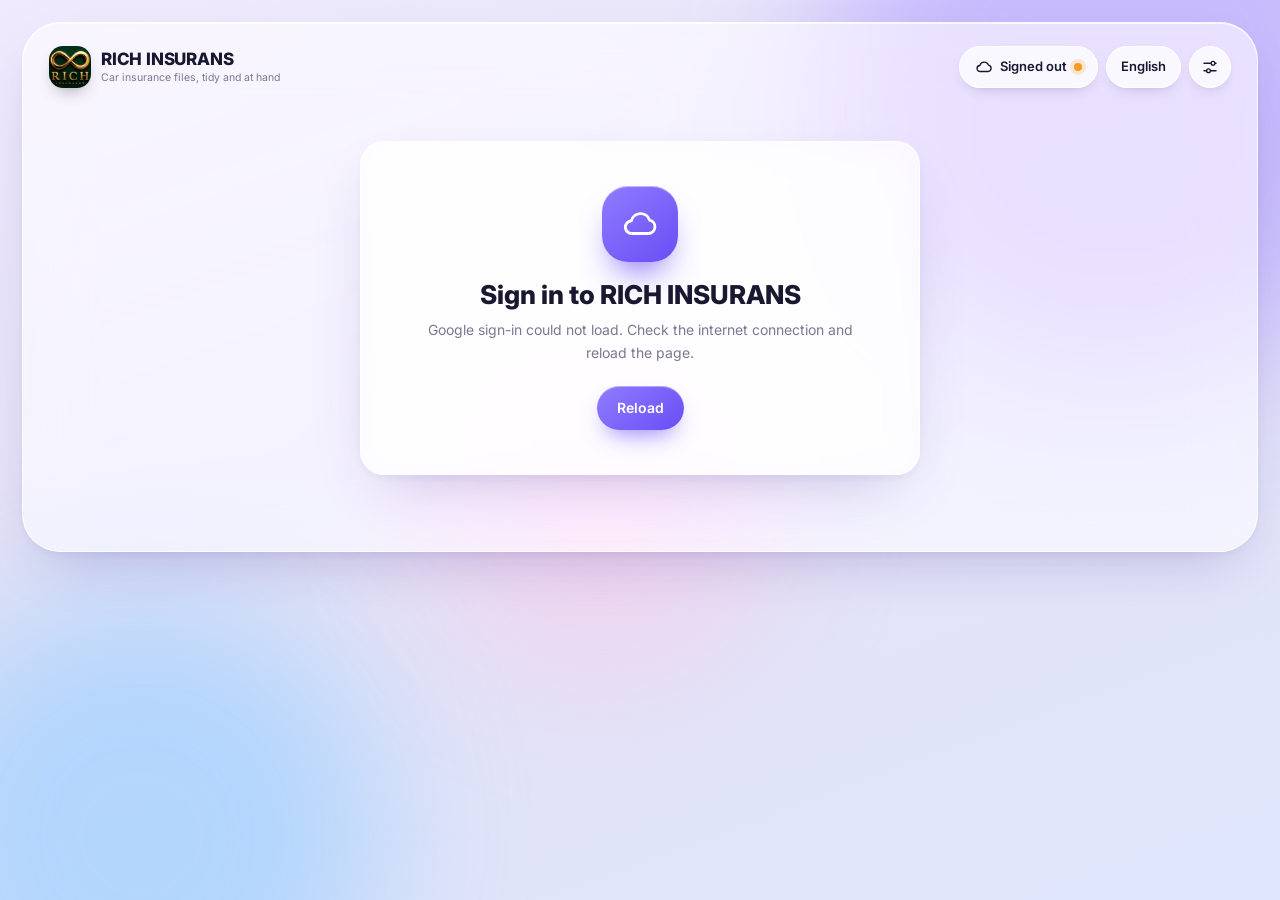
<file: index.html>
<!doctype html>
<html lang="en" dir="ltr">
<head>
<meta charset="utf-8">
<meta name="viewport" content="width=device-width, initial-scale=1, viewport-fit=cover">
<title>RICH INSURANS</title>
<meta name="description" content="Car insurance case files and documents, connected to Google Drive">
<meta name="theme-color" content="#e9e6f7">
<meta name="color-scheme" content="light">
<meta name="apple-mobile-web-app-capable" content="yes">
<meta name="mobile-web-app-capable" content="yes">
<meta name="apple-mobile-web-app-status-bar-style" content="default">
<meta name="apple-mobile-web-app-title" content="RICH INSURANS">
<meta name="format-detection" content="telephone=no">
<link rel="manifest" href="manifest.webmanifest">
<link rel="icon" type="image/png" sizes="64x64" href="icons/favicon-64.png">
<link rel="icon" type="image/png" sizes="192x192" href="icons/icon-192.png">
<link rel="apple-touch-icon" href="icons/apple-touch-icon.png">
<link rel="preconnect" href="https://fonts.googleapis.com">
<link rel="preconnect" href="https://fonts.gstatic.com" crossorigin>
<link href="https://fonts.googleapis.com/css2?family=Inter:wght@400;500;600;700;800&family=Noto+Sans+Thai+Looped:wght@400;500;600;700;800&family=Sarabun:wght@400;700&family=Vazirmatn:wght@400;500;600;700;800&display=swap" rel="stylesheet">
<link rel="stylesheet" href="css/app.css">
</head>
<body>
<div class="bg" aria-hidden="true"><i class="blob b1"></i><i class="blob b2"></i><i class="blob b3"></i></div>

<div class="shell glass" id="app">
  <header class="top">
    <a class="brand" data-act="go" data-view="dash" href="#">
      <span class="logo logo-img"><img src="assets/rich-mark-128.png" alt="" width="42" height="42"></span>
      <span><b data-i18n="brand">RICH INSURANS</b><small data-i18n="tagline"></small></span>
    </a>
    <nav class="nav" id="nav">
      <i class="nav-ind"></i>
      <button data-act="go" data-view="dash" data-i18n="nav.dash"></button>
      <button data-act="go" data-view="files" data-i18n="nav.files"></button>
      <button data-act="go" data-view="exp" data-i18n="nav.exp"></button>
      <button data-act="go" data-view="inv" data-i18n="nav.invoices"></button>
      <button data-act="go" data-view="prb" data-i18n="nav.prb"></button>
    </nav>
    <div class="tools">
      <button class="pill-btn as-btn" data-act="assistant" data-i18n-title="assistant"><span data-ico="sparkle"></span><span class="lbl" data-i18n="assistant"></span></button>
      <button class="pill-btn" data-act="settings" id="storeChip" data-i18n-title="store.tip"><span data-ico="cloud"></span><span class="lbl" id="storeLbl">…</span><i class="dot" id="storeDot"></i></button>
      <select class="pill-btn lang" id="langSel" data-i18n-title="set.lang"></select>
      <button class="icon-btn" data-act="settings" data-i18n-title="settings"><span data-ico="sliders"></span></button>
    </div>
  </header>
  <main id="view"></main>
</div>

<nav class="tabbar glass" id="tabbar">
  <button data-act="go" data-view="dash"><span data-ico="grid"></span><small data-i18n="nav.dash"></small></button>
  <button data-act="go" data-view="files"><span data-ico="folder"></span><small data-i18n="nav.files"></small></button>
  <button class="tab-add" data-act="add" data-need="edit" data-i18n-title="add.title"><span data-ico="plus"></span></button>
  <button data-act="go" data-view="exp"><span data-ico="clock"></span><small data-i18n="nav.exp"></small></button>
  <button data-act="go" data-view="inv"><span data-ico="invoice"></span><small data-i18n="nav.invoices"></small></button>
  <button data-act="go" data-view="prb"><span data-ico="shield"></span><small data-i18n="nav.prb"></small></button>
</nav>

<div id="drop" class="drop-overlay"><div><span data-ico="download"></span><b data-i18n="drop.title"></b><small data-i18n="drop.sub"></small></div></div>
<div id="sheet-root"></div>
<div id="toast-root"></div>
<div id="print-root"></div>

<script type="module" src="js/app.js"></script>
</body>
</html>
</file>
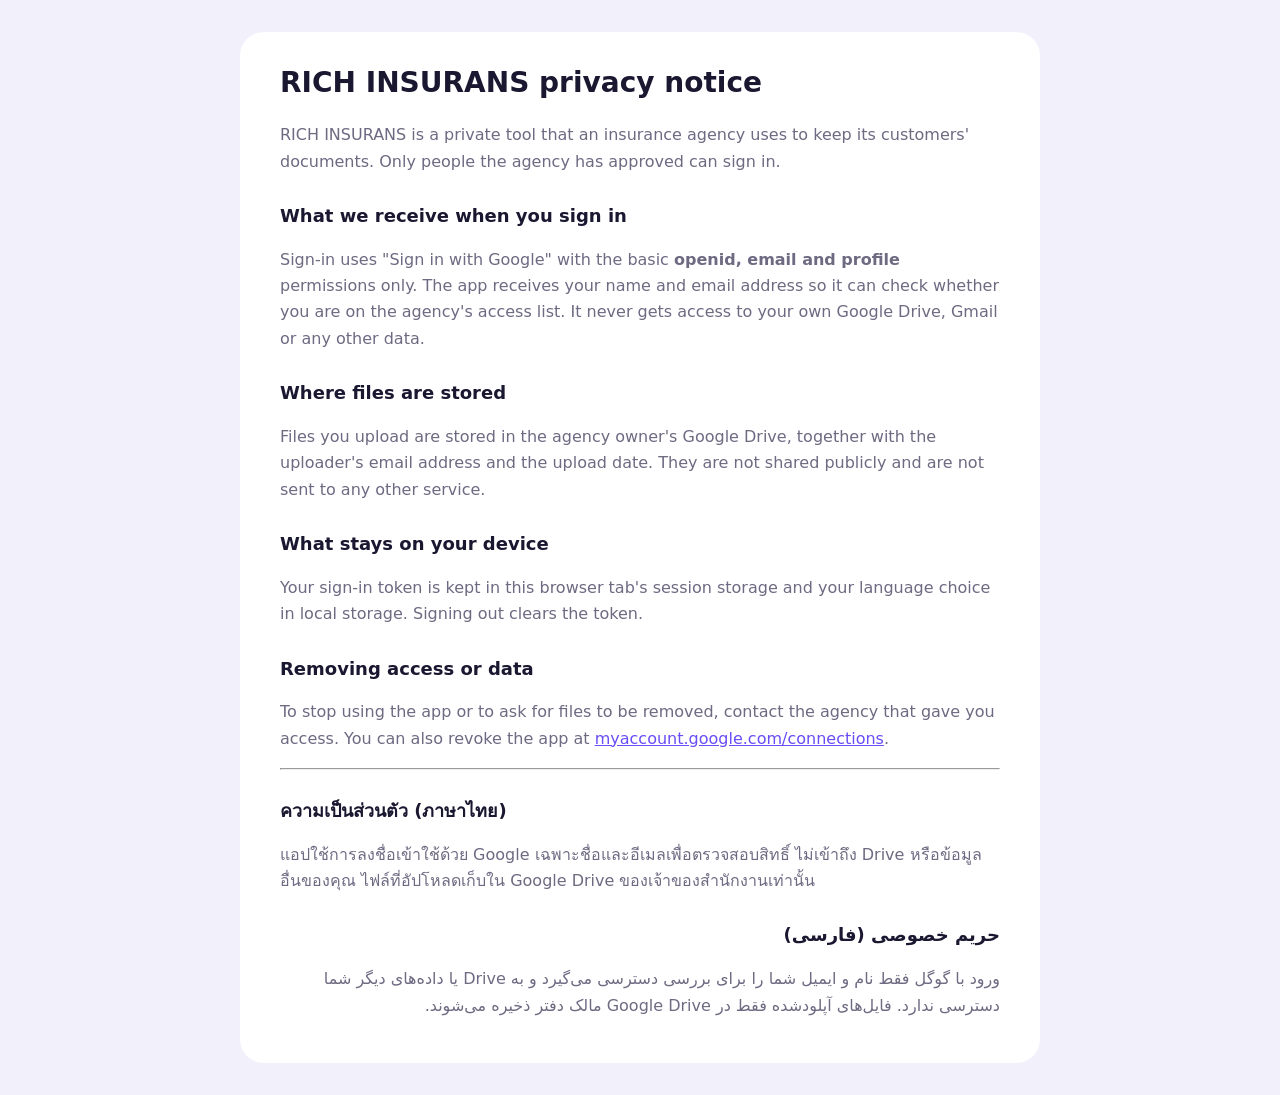
<file: privacy.html>
<!doctype html>
<html lang="en">
<head>
<meta charset="utf-8">
<meta name="viewport" content="width=device-width, initial-scale=1">
<title>RICH INSURANS privacy</title>
<style>
  :root { --ink: #1a1730; --muted: #6d6a82; --bg: #f2f0fb; --card: #fff; --accent: #6a4df5; }
  @media (prefers-color-scheme: dark) { :root { --ink: #ecebf5; --muted: #a8a5bd; --bg: #16141f; --card: #201d2c; --accent: #a594ff; } }
  body { margin: 0; background: var(--bg); color: var(--ink); font: 16px/1.65 Inter, "Noto Sans Thai Looped", "Noto Sans Thai", Vazirmatn, system-ui, sans-serif; padding: 32px 16px; }
  main { max-width: 720px; margin: 0 auto; background: var(--card); border-radius: 24px; padding: 28px clamp(18px, 4vw, 40px); }
  h1 { font-size: 28px; margin: 0 0 4px; } h2 { font-size: 18px; margin: 26px 0 6px; }
  p, li { color: var(--muted); } a { color: var(--accent); }
  [dir=rtl] { text-align: right; }
</style>
</head>
<body>
<main>
  <h1>RICH INSURANS privacy notice</h1>
  <p>RICH INSURANS is a private tool that an insurance agency uses to keep its customers' documents. Only people the agency has approved can sign in.</p>

  <h2>What we receive when you sign in</h2>
  <p>Sign-in uses "Sign in with Google" with the basic <b>openid, email and profile</b> permissions only. The app receives your name and email address so it can check whether you are on the agency's access list. It never gets access to your own Google Drive, Gmail or any other data.</p>

  <h2>Where files are stored</h2>
  <p>Files you upload are stored in the agency owner's Google Drive, together with the uploader's email address and the upload date. They are not shared publicly and are not sent to any other service.</p>

  <h2>What stays on your device</h2>
  <p>Your sign-in token is kept in this browser tab's session storage and your language choice in local storage. Signing out clears the token.</p>

  <h2>Removing access or data</h2>
  <p>To stop using the app or to ask for files to be removed, contact the agency that gave you access. You can also revoke the app at <a href="https://myaccount.google.com/connections">myaccount.google.com/connections</a>.</p>

  <hr>
  <div lang="th"><h2>ความเป็นส่วนตัว (ภาษาไทย)</h2><p>แอปใช้การลงชื่อเข้าใช้ด้วย Google เฉพาะชื่อและอีเมลเพื่อตรวจสอบสิทธิ์ ไม่เข้าถึง Drive หรือข้อมูลอื่นของคุณ ไฟล์ที่อัปโหลดเก็บใน Google Drive ของเจ้าของสำนักงานเท่านั้น</p></div>
  <div lang="fa" dir="rtl"><h2>حریم خصوصی (فارسی)</h2><p>ورود با گوگل فقط نام و ایمیل شما را برای بررسی دسترسی می‌گیرد و به Drive یا داده‌های دیگر شما دسترسی ندارد. فایل‌های آپلودشده فقط در Google Drive مالک دفتر ذخیره می‌شوند.</p></div>
</main>
</body>
</html>
</file>
<file: css/app.css>
:root {
  --accent: #6a4df5; --accent-2: #8f7cff; --accent-soft: #e9e4ff;
  --ink: #1a1730; --muted: #7b7890; --line: rgba(26, 23, 48, .08);
  --panel: #1b192c; --panel-2: #28253e;
  --bad: #ee4f6c; --ok: #14b57a; --warn: #f29d1f;
  --out: cubic-bezier(.16, 1, .3, 1);
  --spring: cubic-bezier(.34, 1.4, .64, 1);
  --glass: rgba(255, 255, 255, .58);
  --edge: rgba(255, 255, 255, .75);
  --shadow: 0 1px 0 rgba(255, 255, 255, .8) inset, 0 24px 60px -24px rgba(60, 40, 140, .28), 0 4px 14px -6px rgba(60, 40, 140, .12);
  --safe-b: env(safe-area-inset-bottom, 0px);
  --dx: 1;
}
[dir=rtl] { --dx: -1; }
@supports (animation-timing-function: linear(0, 1)) {
  :root { --spring: linear(0, .009, .035 2.1%, .141 4.4%, .723 12.9%, .938 16.7%, 1.017, 1.077, 1.121, 1.149 24.3%, 1.159, 1.163, 1.161, 1.154 29.9%, 1.129 32.8%, 1.051 39.6%, 1.017 43.1%, .991, .977 51%, .974 53.8%, .975 57.1%, .997 69.8%, 1.003 76.9%, 1.004 83.8%, 1); }
}

* { box-sizing: border-box; margin: 0; -webkit-tap-highlight-color: transparent; }
html { -webkit-text-size-adjust: 100%; }
body {
  font-family: Inter, Vazirmatn, "Noto Sans Thai Looped", "Noto Sans Thai", -apple-system, "SF Pro Text", "Segoe UI", Tahoma, sans-serif;
  color: var(--ink); background: #e9e6f7; min-height: 100dvh; padding: 22px;
  font-size: 14px; line-height: 1.6; overflow-x: hidden;
}
button, input, select { font: inherit; color: inherit; }
button { border: 0; background: none; cursor: pointer; }
a { color: inherit; text-decoration: none; }
h1, h2, h3 { line-height: 1.3; }
.ico { flex: none; display: block; }
.sp { flex: 1; }
bdi { direction: ltr; unicode-bidi: isolate; }
:focus-visible { outline: 2px solid var(--accent); outline-offset: 2px; }

/* ---------- پس‌زمینهٔ زنده ---------- */
.bg { position: fixed; inset: 0; z-index: -1; overflow: hidden; background: linear-gradient(160deg, #efeafd 0%, #e4e2f6 45%, #dfe6fb 100%); }
.blob { position: absolute; border-radius: 50%; filter: blur(70px); opacity: .7; will-change: transform; }
.b1 { width: 46vmax; height: 46vmax; background: #b9a8ff; top: -16vmax; right: -10vmax; animation: drift 26s ease-in-out infinite alternate; }
.b2 { width: 38vmax; height: 38vmax; background: #9fd0ff; bottom: -14vmax; left: -8vmax; animation: drift 32s ease-in-out infinite alternate-reverse; }
.b3 { width: 26vmax; height: 26vmax; background: #ffc3e6; top: 38%; left: 34%; opacity: .45; animation: drift 38s ease-in-out infinite alternate; }
@keyframes drift { to { transform: translate3d(-9vmax, 7vmax, 0) scale(1.18) rotate(24deg); } }

/* ---------- شیشه ---------- */
.glass {
  background: var(--glass);
  -webkit-backdrop-filter: blur(30px) saturate(170%); backdrop-filter: blur(30px) saturate(170%);
  border: 1px solid var(--edge); box-shadow: var(--shadow);
}
.shell { max-width: 1340px; margin: 0 auto; border-radius: 38px; padding: 20px 26px 26px; }

/* ---------- نوار بالا ---------- */
.top { display: flex; align-items: center; gap: 16px; margin-bottom: 22px; }
.brand { display: flex; align-items: center; gap: 10px; }
.brand b { display: block; font-size: 17px; font-weight: 800; letter-spacing: -.2px; }
.brand small { display: block; font-size: 10.5px; color: var(--muted); margin-top: -3px; }
.logo { width: 42px; height: 42px; border-radius: 14px; display: grid; place-items: center; background: linear-gradient(140deg, var(--accent-2), var(--accent)); box-shadow: 0 8px 18px -6px rgba(106, 77, 245, .7), 0 1px 0 rgba(255, 255, 255, .5) inset; }
.nav { position: relative; display: flex; margin-inline: auto; padding: 5px; border-radius: 999px; background: var(--panel); box-shadow: 0 10px 24px -12px rgba(27, 25, 44, .7); }
.nav button { position: relative; z-index: 1; padding: 8px 20px; border-radius: 999px; color: #b9b5d3; font-weight: 500; font-size: 13.5px; transition: color .3s; }
.nav button.on { color: #fff; }
.nav-ind { position: absolute; top: 5px; bottom: 5px; left: 0; border-radius: 999px; background: linear-gradient(140deg, var(--accent-2), var(--accent)); box-shadow: 0 6px 16px -4px rgba(106, 77, 245, .8), 0 1px 0 rgba(255, 255, 255, .35) inset; transition: transform .55s var(--spring), width .4s var(--out); }
.tools { display: flex; gap: 8px; align-items: center; }
.icon-btn, .pill-btn {
  height: 42px; min-width: 42px; border-radius: 999px; display: inline-flex; align-items: center; justify-content: center; gap: 7px;
  background: rgba(255, 255, 255, .78); border: 1px solid #fff; box-shadow: 0 6px 16px -10px rgba(40, 30, 100, .45);
  transition: transform .35s var(--spring), background .2s, box-shadow .2s;
}
.pill-btn { padding: 0 15px; font-weight: 600; font-size: 13px; position: relative; }
.icon-btn:hover, .pill-btn:hover { transform: translateY(-2px) scale(1.04); background: #fff; }
.icon-btn:active, .pill-btn:active, .btn:active { transform: scale(.94); }
.icon-btn.sm { height: 30px; min-width: 30px; }
.icon-btn.onDark, .icon-btn.glassy { background: rgba(255, 255, 255, .14); border-color: rgba(255, 255, 255, .22); color: #fff; box-shadow: none; }
.icon-btn.onDark:hover, .icon-btn.glassy:hover { background: rgba(255, 255, 255, .26); }
.icon-btn.danger { color: var(--bad); }
.pill-btn.lang { -webkit-appearance: none; appearance: none; cursor: pointer; outline: 0; text-align: center; padding: 0 14px; }
.seg { display: flex; padding: 4px; border-radius: 999px; background: rgba(26, 23, 48, .07); gap: 4px; }
.seg button { flex: 1; height: 38px; border-radius: 999px; font-weight: 600; transition: background .3s, color .3s, transform .35s var(--spring), box-shadow .3s; }
.seg button.on { background: #fff; color: var(--accent); box-shadow: 0 6px 14px -8px rgba(40, 30, 100, .5); }
.seg button:active { transform: scale(.95); }
.dot { width: 8px; height: 8px; border-radius: 50%; background: #b9b6c9; }
.dot.ok { background: var(--ok); box-shadow: 0 0 0 4px rgba(20, 181, 122, .18); }
.dot.warn { background: var(--warn); box-shadow: 0 0 0 4px rgba(242, 157, 31, .2); }

/* ---------- دکمه‌ها ---------- */
.btn { height: 44px; padding: 0 20px; border-radius: 999px; display: inline-flex; align-items: center; justify-content: center; gap: 8px; font-weight: 600; white-space: nowrap; transition: transform .35s var(--spring), box-shadow .25s, background .2s, opacity .2s; }
.btn:hover { transform: translateY(-2px); }
.btn:disabled { opacity: .6; pointer-events: none; }
.btn.primary { color: #fff; background: linear-gradient(140deg, var(--accent-2), var(--accent)); box-shadow: 0 12px 24px -10px rgba(106, 77, 245, .8), 0 1px 0 rgba(255, 255, 255, .4) inset; }
.btn.ghost { background: rgba(255, 255, 255, .78); border: 1px solid #fff; }
.btn.dark { background: var(--panel); color: #fff; height: 38px; padding: 0 16px; font-size: 12.5px; }
.btn.white { background: #fff; color: var(--ink); box-shadow: 0 10px 20px -10px rgba(0, 0, 0, .5); }
.btn.glassy { background: rgba(255, 255, 255, .14); border: 1px solid rgba(255, 255, 255, .24); color: #fff; }
.btn.danger { background: var(--bad); color: #fff; }
.btn.danger-ghost { color: var(--bad); background: rgba(238, 79, 108, .09); }
.btn.big { height: 52px; padding: 0 28px; font-size: 15px; }
.link { color: var(--accent); font-weight: 600; font-size: 12px; margin-inline-start: 4px; }

/* ---------- عنوان صفحه ---------- */
.title-row { display: flex; align-items: flex-end; justify-content: space-between; gap: 16px; margin-bottom: 18px; flex-wrap: wrap; }
.title-row h1 { font-size: 34px; font-weight: 800; letter-spacing: -.8px; }
.title-row p { color: var(--muted); font-size: 13px; }
.title-actions { display: flex; gap: 10px; }

/* ---------- کارت‌ها ---------- */
.card {
  position: relative; border-radius: 24px; padding: 16px 18px; background: rgba(255, 255, 255, .66);
  border: 1px solid var(--edge); box-shadow: var(--shadow); overflow: hidden;
  -webkit-backdrop-filter: blur(18px) saturate(160%); backdrop-filter: blur(18px) saturate(160%);
}
.stats { display: grid; grid-template-columns: repeat(4, 1fr); gap: 14px; margin-bottom: 16px; perspective: 1200px; }
.stats .card { min-height: 204px; cursor: pointer; display: flex; flex-direction: column; text-align: start; }
.tilt { transform: perspective(900px) rotateX(var(--rx, 0deg)) rotateY(var(--ry, 0deg)); transition: transform .7s var(--spring), box-shadow .4s; transform-style: preserve-3d; }
.tilt.tilting { transition: transform .12s linear, box-shadow .4s; box-shadow: 0 1px 0 rgba(255, 255, 255, .8) inset, 0 34px 70px -26px rgba(60, 40, 140, .45); }
.tilt::after { content: ""; position: absolute; inset: 0; pointer-events: none; border-radius: inherit; opacity: 0; transition: opacity .4s; background: radial-gradient(240px circle at var(--mx, 50%) var(--my, 50%), rgba(255, 255, 255, .7), transparent 62%); mix-blend-mode: soft-light; }
.tilt.tilting::after { opacity: 1; }
.card header { display: flex; align-items: center; justify-content: space-between; font-weight: 600; font-size: 13px; }
.badge-ico, .mini-btn { width: 28px; height: 28px; border-radius: 50%; display: grid; place-items: center; background: var(--accent-soft); color: var(--accent); }
.badge-ico.warn { background: #ffecd2; color: #d97b00; } .badge-ico.ok { background: #d9f6ea; color: var(--ok); }
.mini-btn { background: #fff; color: var(--ink); box-shadow: 0 4px 10px -4px rgba(40, 30, 100, .4); transition: transform .35s var(--spring); }
.mini-btn:hover { transform: scale(1.12) rotate(-8deg); }
.big { display: flex; align-items: baseline; gap: 8px; margin-top: 6px; }
.big b { font-size: 36px; font-weight: 800; letter-spacing: -1px; line-height: 1.2; font-variant-numeric: tabular-nums; }
.big b.sz { font-size: 25px; letter-spacing: -.4px; }
.big small { color: var(--muted); font-size: 12px; }
.delta { font-size: 11.5px; color: var(--muted); font-weight: 500; }
.delta.good { color: var(--accent); } .delta.bad { color: var(--bad); }

.car-art { position: absolute; inset-inline: 0; bottom: 4px; display: flex; justify-content: center; pointer-events: none; transform: translateZ(30px); }
.car-art svg { width: 78%; max-width: 210px; filter: drop-shadow(0 12px 14px rgba(70, 45, 190, .3)); animation: floaty 5s ease-in-out infinite; }
@keyframes floaty { 50% { transform: translateY(-5px) rotate(-1deg); } }

.bars { margin-top: auto; display: flex; align-items: flex-end; gap: 9px; height: 86px; direction: ltr; }
.bars div { flex: 1; height: 100%; display: flex; flex-direction: column; justify-content: flex-end; align-items: center; gap: 4px; }
.bars i { width: 100%; max-width: 26px; height: var(--h); border-radius: 7px 7px 4px 4px; background: linear-gradient(180deg, #cfc5ff, #b3a4ff); transform-origin: bottom; }
.bars i.now { background: linear-gradient(180deg, var(--accent-2), var(--accent)); box-shadow: 0 8px 14px -6px rgba(106, 77, 245, .8); }
.bars small { font-size: 9.5px; color: var(--muted); line-height: 1; }

.spark { margin-top: auto; width: 100%; overflow: visible; direction: ltr; }
.spark .ln { fill: none; stroke: var(--accent); stroke-width: 2.4; stroke-linecap: round; stroke-linejoin: round; stroke-dasharray: 1; }
.spark circle { fill: #fff; stroke: var(--accent); stroke-width: 2; transform-box: fill-box; transform-origin: center; }
.spark circle:last-of-type { fill: var(--accent); stroke: #fff; }

.c-store { cursor: default !important; }
.kinds { margin-top: auto; display: grid; grid-template-columns: repeat(3, 1fr) auto; gap: 7px; align-items: end; }
.kinds div { border-radius: 14px; padding: 9px 4px 7px; text-align: center; background: rgba(255, 255, 255, .8); border: 1px dashed rgba(26, 23, 48, .14); }
.kinds div.hi { background: linear-gradient(160deg, var(--accent-2), var(--accent)); color: #fff; border: 0; padding-block: 18px 9px; box-shadow: 0 12px 20px -10px rgba(106, 77, 245, .9); }
.kinds b { display: block; font-size: 16px; font-weight: 800; line-height: 1.2; }
.kinds small { font-size: 10px; opacity: .75; }

/* ---------- فیلترها ---------- */
.filters { display: flex; gap: 10px; align-items: center; margin-bottom: 16px; flex-wrap: wrap; }
.f-label { font-weight: 700; font-size: 13px; display: flex; align-items: center; gap: 8px; margin-inline-end: 6px; }
.f-count { min-width: 24px; height: 24px; padding: 0 6px; border-radius: 999px; background: var(--panel); color: #fff; display: inline-grid; place-items: center; font-size: 12px; }
.f { height: 44px; border-radius: 999px; background: rgba(255, 255, 255, .78); border: 1px solid #fff; display: flex; align-items: center; padding: 0 16px; gap: 8px; min-width: 150px; transition: box-shadow .25s, background .2s; }
.f:focus-within { background: #fff; box-shadow: 0 0 0 4px rgba(106, 77, 245, .16); }
.f.grow { flex: 1; min-width: 200px; }
.f select, .f input { border: 0; background: none; outline: 0; width: 100%; height: 100%; font-size: 13px; }
.f select { cursor: pointer; }
.f .ico { color: var(--muted); }
input[type=search]::-webkit-search-cancel-button { -webkit-appearance: none; }

/* ---------- پنل تیره ---------- */
.panel { background: linear-gradient(160deg, #201d35, var(--panel) 60%); color: #fff; border-radius: 30px; padding: 16px; box-shadow: 0 30px 60px -30px rgba(27, 25, 44, .9), 0 1px 0 rgba(255, 255, 255, .08) inset; }
.panel-head { display: flex; align-items: center; gap: 12px; padding: 2px 6px 14px; }
.panel-head h3 { font-size: 15px; font-weight: 700; display: flex; align-items: center; gap: 8px; white-space: nowrap; }
.panel-head h3 span { font-size: 11px; background: rgba(255, 255, 255, .12); border-radius: 999px; padding: 1px 9px; font-weight: 500; }
.tabs { display: flex; gap: 4px; margin-inline: auto; background: #fff; border-radius: 999px; padding: 4px; overflow-x: auto; scrollbar-width: none; max-width: 100%; }
.tabs::-webkit-scrollbar { display: none; }
.tabs button { padding: 6px 14px; border-radius: 999px; color: var(--ink); font-size: 12.5px; font-weight: 500; display: flex; gap: 6px; align-items: center; white-space: nowrap; transition: background .3s, color .3s, transform .35s var(--spring); }
.tabs button i { font-style: normal; font-size: 10.5px; background: var(--accent-soft); color: var(--accent); border-radius: 999px; min-width: 20px; padding: 0 5px; text-align: center; }
.tabs button.on { background: linear-gradient(140deg, var(--accent-2), var(--accent)); color: #fff; box-shadow: 0 6px 14px -6px rgba(106, 77, 245, .9); }
.tabs button.on i { background: #fff; }
.tabs button:active { transform: scale(.94); }
.panel-body { display: grid; grid-template-columns: 300px 1fr; gap: 14px; align-items: start; }
.clist { list-style: none; padding: 0; display: flex; flex-direction: column; gap: 6px; max-height: 520px; overflow-y: auto; scrollbar-width: thin; scrollbar-color: rgba(255, 255, 255, .2) transparent; padding-inline-end: 2px; }
.clist .none { color: #a7a3c2; padding: 20px 10px; font-size: 13px; }
.citem { width: 100%; display: flex; align-items: center; gap: 10px; padding: 10px 12px; border-radius: 18px; text-align: start; color: #fff; transition: background .3s, transform .4s var(--spring), box-shadow .3s; }
.citem:hover { background: rgba(255, 255, 255, .07); transform: translateX(calc(3px * var(--dx))); }
.citem.on { background: linear-gradient(140deg, #8f7cff, #6a4df5); box-shadow: 0 14px 26px -14px rgba(106, 77, 245, 1), 0 1px 0 rgba(255, 255, 255, .3) inset; }
.ava { flex: none; width: 38px; height: 38px; border-radius: 50%; display: grid; place-items: center; font-weight: 700; font-size: 15px; color: #fff; background: linear-gradient(140deg, hsl(var(--h) 75% 70%), hsl(calc(var(--h) + 40) 65% 52%)); box-shadow: 0 0 0 2px rgba(255, 255, 255, .25); }
.cmain { flex: 1; min-width: 0; }
.cmain b, .cmain small { display: block; white-space: nowrap; overflow: hidden; text-overflow: ellipsis; }
.cmain b { font-size: 13.5px; font-weight: 600; }
.cmain small { font-size: 11px; opacity: .65; }
.pill { font-style: normal; font-size: 10.5px; padding: 3px 9px; border-radius: 999px; background: rgba(255, 255, 255, .12); white-space: nowrap; font-weight: 500; }
.citem.on .pill { background: rgba(255, 255, 255, .22); }
.pill.warn { background: rgba(242, 157, 31, .22); color: #ffc670; }
.citem.on .pill.warn { background: #fff; color: #d97b00; }

.dcard { position: relative; border-radius: 26px; padding: 20px; overflow: hidden; background: linear-gradient(150deg, #8a76ff 0%, #6a4df5 55%, #5536d8 100%); box-shadow: 0 1px 0 rgba(255, 255, 255, .35) inset, 0 30px 50px -30px rgba(106, 77, 245, .9); }
.dcard::before { content: ""; position: absolute; width: 380px; height: 380px; border-radius: 50%; top: -220px; inset-inline-end: -120px; background: radial-gradient(circle, rgba(255, 255, 255, .34), transparent 65%); pointer-events: none; }
.dcard > * { position: relative; }
.dcard header { display: flex; align-items: center; gap: 14px; flex-wrap: wrap; margin-bottom: 16px; }
.dname small { font-size: 11px; opacity: .75; display: block; }
.dname h2 { font-size: 24px; font-weight: 800; letter-spacing: -.4px; }
.dmeta { display: flex; gap: 6px; flex-wrap: wrap; margin-inline: auto 0; }
.dmeta span, .dmeta a { display: inline-flex; align-items: center; gap: 5px; font-size: 12px; padding: 5px 11px; border-radius: 999px; background: rgba(255, 255, 255, .16); border: 1px solid rgba(255, 255, 255, .18); }
.dmeta a:hover { background: rgba(255, 255, 255, .3); }
.back { display: none; }
.back .ico { transform: scaleX(calc(-1 * var(--dx))); }
.tiles { display: grid; grid-template-columns: repeat(auto-fill, minmax(150px, 1fr)); gap: 10px; }
.tile { text-align: start; border-radius: 18px; padding: 8px 8px 10px; color: #fff; background: rgba(255, 255, 255, .15); border: 1px solid rgba(255, 255, 255, .22); -webkit-backdrop-filter: blur(12px); backdrop-filter: blur(12px); transition: transform .45s var(--spring), background .25s, box-shadow .3s; min-width: 0; }
.tile:hover { transform: translateY(-5px) scale(1.02); background: rgba(255, 255, 255, .25); box-shadow: 0 18px 30px -18px rgba(20, 10, 80, .8); }
.tile:active { transform: scale(.96); }
.tile b, .tile small { display: block; white-space: nowrap; overflow: hidden; text-overflow: ellipsis; padding-inline: 4px; }
.tile b { font-size: 12.5px; font-weight: 600; margin-top: 7px; }
.tile small { font-size: 10.5px; opacity: .72; }
.thumb { position: relative; display: grid; place-items: center; aspect-ratio: 16 / 10; border-radius: 12px; overflow: hidden; background: rgba(255, 255, 255, .16); }
.thumb img { width: 100%; height: 100%; object-fit: cover; display: block; }
.ft { display: grid; place-items: center; width: 46px; height: 46px; border-radius: 14px; background: rgba(255, 255, 255, .9); color: var(--accent); font-weight: 800; font-size: 12px; letter-spacing: .5px; box-shadow: 0 8px 14px -8px rgba(20, 10, 80, .6); flex: none; }
.ft.pdf { color: #e5484d; }
.ft.sm { width: 36px; height: 36px; border-radius: 11px; font-size: 10px; background: var(--accent-soft); box-shadow: none; }
.flag { position: absolute; top: 6px; inset-inline-start: 6px; font-style: normal; font-size: 10px; font-weight: 700; padding: 2px 8px; border-radius: 999px; color: #fff; }
.flag.bad { background: var(--bad); } .flag.warn { background: var(--warn); }
.tile.add { border-style: dashed; background: rgba(255, 255, 255, .06); display: flex; flex-direction: column; align-items: center; justify-content: center; text-align: center; min-height: 146px; gap: 2px; }
.tile.add b { margin-top: 6px; }
.dcard footer { display: flex; align-items: center; gap: 12px; flex-wrap: wrap; margin-top: 16px; padding-top: 14px; border-top: 1px solid rgba(255, 255, 255, .2); }
.dcard footer div { min-width: 90px; }
.dcard footer small { display: block; font-size: 11px; opacity: .75; }
.dcard footer b { font-size: 16px; font-weight: 700; }

/* ---------- نمای فایل‌ها ---------- */
.grid { display: grid; grid-template-columns: repeat(auto-fill, minmax(170px, 1fr)); gap: 12px; }
.grid .tile { color: var(--ink); background: rgba(255, 255, 255, .7); border-color: #fff; box-shadow: 0 10px 24px -18px rgba(60, 40, 140, .5); }
.grid .tile:hover { background: #fff; box-shadow: 0 22px 34px -20px rgba(60, 40, 140, .6); }
.grid .thumb { background: linear-gradient(150deg, #ece8ff, #dcd5ff); }
.grid .tile small { color: var(--muted); opacity: 1; }
.grid .empty { grid-column: 1 / -1; }

/* ---------- نمای سررسید ---------- */
.explist { display: flex; flex-direction: column; gap: 10px; }
.erow { display: flex; align-items: center; gap: 14px; padding: 12px 16px; border-radius: 22px; transition: transform .45s var(--spring), box-shadow .3s; }
.erow:hover { transform: translateY(-3px) scale(1.005); }
.emain { flex: 1; min-width: 0; text-align: start; }
.emain b, .emain small { display: block; white-space: nowrap; overflow: hidden; text-overflow: ellipsis; }
.emain small, .edate small { color: var(--muted); font-size: 11.5px; display: block; }
.edate { text-align: start; min-width: 120px; }
.edate b { font-size: 13.5px; }
.pill.st { font-size: 12px; padding: 5px 13px; font-weight: 700; }
.pill.st.bad { background: #ffe1e7; color: #cf2a4a; } .pill.st.warn { background: #ffecd2; color: #b96700; } .pill.st.ok { background: #d9f6ea; color: #0a8a5a; }

/* ---------- حالت خالی / دروازه ---------- */
.empty, .gate { text-align: center; padding: 46px 20px; display: flex; flex-direction: column; align-items: center; gap: 8px; }
.empty p, .gate p { color: var(--muted); max-width: 440px; }
.empty.dark p { color: #b5b1cf; }
.gate { max-width: 560px; margin: 50px auto; padding: 44px 30px; }
.gate h1 { font-size: 26px; font-weight: 800; }
.gate-ico { width: 76px; height: 76px; border-radius: 26px; display: grid; place-items: center; color: #fff; background: linear-gradient(140deg, var(--accent-2), var(--accent)); box-shadow: 0 20px 34px -14px rgba(106, 77, 245, .9), 0 1px 0 rgba(255, 255, 255, .5) inset; margin-bottom: 8px; animation: floaty 5s ease-in-out infinite; }
.gate-actions { display: flex; gap: 10px; flex-wrap: wrap; justify-content: center; margin-top: 14px; }

/* ---------- برگه‌ها ---------- */
.overlay { position: fixed; inset: 0; z-index: 50; display: grid; place-items: center; padding: 20px; background: rgba(24, 18, 56, 0); -webkit-backdrop-filter: blur(0); backdrop-filter: blur(0); transition: background .35s, backdrop-filter .35s, -webkit-backdrop-filter .35s; }
.overlay.in { background: rgba(24, 18, 56, .34); -webkit-backdrop-filter: blur(10px); backdrop-filter: blur(10px); }
.sheet { width: min(520px, 100%); max-height: min(88dvh, 860px); overflow-y: auto; border-radius: 30px; padding: 22px; background: rgba(250, 249, 255, .9); -webkit-backdrop-filter: blur(40px) saturate(180%); backdrop-filter: blur(40px) saturate(180%); border: 1px solid #fff; box-shadow: 0 40px 90px -30px rgba(30, 20, 90, .6), 0 1px 0 #fff inset; opacity: 0; transform: translateY(40px) scale(.94); transition: transform .6s var(--spring), opacity .25s; }
.sheet.wide { width: min(680px, 100%); } .sheet.small { width: min(420px, 100%); }
.overlay.in .sheet { opacity: 1; transform: none; }
.grab { display: none; }
.sh-head { display: flex; align-items: flex-start; justify-content: space-between; gap: 12px; margin-bottom: 14px; }
.sh-head h2 { font-size: 20px; font-weight: 800; word-break: break-word; }
.sh-head p { color: var(--muted); font-size: 12.5px; }
.sh-text { color: #4a4760; margin-bottom: 6px; }
.sh-actions { display: flex; gap: 8px; align-items: center; flex-wrap: wrap; margin-top: 16px; justify-content: flex-end; }
.form { display: flex; flex-direction: column; gap: 12px; }
.form label, .cid { display: flex; flex-direction: column; gap: 5px; font-size: 12px; font-weight: 600; color: #4a4760; }
.form input, .form select, .cid input, .up-row input, .up-row select { height: 44px; border-radius: 14px; border: 1px solid rgba(26, 23, 48, .1); background: #fff; padding: 0 14px; font-size: 14px; font-weight: 400; color: var(--ink); outline: 0; transition: box-shadow .25s, border-color .2s; width: 100%; min-width: 0; }
.form input:focus, .form select:focus, .cid input:focus, .up-row input:focus, .up-row select:focus { border-color: var(--accent); box-shadow: 0 0 0 4px rgba(106, 77, 245, .15); }
.two { display: grid; grid-template-columns: 1fr 1fr; gap: 10px; }
.cid small { font-weight: 400; color: var(--muted); }

.preview { position: relative; border-radius: 20px; overflow: hidden; background: linear-gradient(150deg, #ece8ff, #dcd5ff); min-height: 180px; display: grid; place-items: center; margin-bottom: 14px; }
.preview img { max-width: 100%; max-height: 46dvh; display: block; animation: zoomIn .6s var(--spring) both; }
.preview iframe { width: 100%; height: 46dvh; border: 0; background: #fff; }
.open-full { position: absolute; bottom: 10px; inset-inline-start: 10px; }
.nopv { text-align: center; padding: 26px; display: grid; justify-items: center; gap: 10px; color: var(--muted); }
.spin { width: 30px; height: 30px; border-radius: 50%; border: 3px solid rgba(106, 77, 245, .2); border-top-color: var(--accent); animation: spin .8s linear infinite; }
@keyframes spin { to { transform: rotate(360deg); } }
@keyframes zoomIn { from { opacity: 0; transform: scale(.9); } }

.up-list { display: flex; flex-direction: column; gap: 10px; }
.up-row { display: flex; gap: 12px; padding: 12px; border-radius: 20px; background: rgba(255, 255, 255, .8); border: 1px solid #fff; animation: rise .6s var(--spring) both; animation-delay: calc(var(--i, 0) * 50ms); }
.up-row .ft { background: var(--accent-soft); box-shadow: none; }
.up-main { flex: 1; min-width: 0; display: flex; flex-direction: column; gap: 8px; }
.up-top { display: flex; gap: 8px; align-items: center; }
.up-top input { height: 38px; font-weight: 600; }
.up-top small { color: var(--muted); white-space: nowrap; font-size: 11px; }
.up-fields { display: grid; grid-template-columns: repeat(auto-fit, minmax(130px, 1fr)); gap: 8px; }
.up-row select, .up-fields input { height: 38px; font-size: 13px; }
.hint { color: var(--accent); font-size: 11.5px; display: flex; gap: 5px; align-items: center; font-weight: 500; }
.prog { height: 4px; border-radius: 4px; background: rgba(106, 77, 245, .12); overflow: hidden; }
.prog i { display: block; height: 100%; border-radius: 4px; background: linear-gradient(90deg, var(--accent-2), var(--accent)); transition: width .3s var(--out); }

.set { display: flex; flex-direction: column; gap: 12px; }
.set-card { border-radius: 22px; padding: 16px; background: rgba(255, 255, 255, .75); border: 1.5px solid #fff; display: flex; flex-direction: column; gap: 12px; transition: border-color .3s, box-shadow .3s; }
.set-card.on { border-color: var(--accent); box-shadow: 0 0 0 4px rgba(106, 77, 245, .12); }
.set-card .sh-actions { margin-top: 0; }
.set-h { display: flex; gap: 12px; align-items: flex-start; }
.set-h .ico { color: var(--accent); margin-top: 3px; }
.set-h b { display: block; font-size: 15px; }
.set-h small { color: var(--muted); font-size: 12px; }
.ver { color: var(--muted); font-size: 11.5px; text-align: center; }

/* دستیار */
.as-box { display: flex; align-items: center; gap: 10px; height: 56px; border-radius: 20px; padding: 0 16px; background: #fff; border: 1.5px solid var(--accent); box-shadow: 0 0 0 5px rgba(106, 77, 245, .13), 0 16px 30px -18px rgba(106, 77, 245, .7); color: var(--accent); }
.as-box input { flex: 1; border: 0; outline: 0; background: none; font-size: 15px; color: var(--ink); min-width: 0; }
.as-box .icon-btn { height: 34px; min-width: 34px; box-shadow: none; background: #f1eefc; color: var(--ink); }
.chips { display: flex; gap: 7px; flex-wrap: wrap; margin: 14px 0 6px; }
.chips button { padding: 6px 13px; border-radius: 999px; font-size: 12px; background: rgba(255, 255, 255, .85); border: 1px solid #fff; font-weight: 500; transition: transform .35s var(--spring), background .2s, color .2s; animation: rise .6s var(--spring) both; }
.chips button:nth-child(2) { animation-delay: 50ms; } .chips button:nth-child(3) { animation-delay: 100ms; } .chips button:nth-child(4) { animation-delay: 150ms; } .chips button:nth-child(5) { animation-delay: 200ms; } .chips button:nth-child(6) { animation-delay: 250ms; }
.chips button:hover { transform: translateY(-2px); background: var(--accent); color: #fff; }
.as-res { display: flex; flex-direction: column; gap: 6px; min-height: 120px; margin-top: 8px; }
.as-tip { color: var(--muted); font-size: 12.5px; padding: 10px 4px; }
.as-ans { display: flex; gap: 8px; align-items: center; font-weight: 700; color: var(--accent); padding: 6px 4px; }
.as-row { display: flex; align-items: center; gap: 12px; padding: 9px 12px; border-radius: 16px; text-align: start; background: rgba(255, 255, 255, .7); border: 1px solid #fff; transition: transform .4s var(--spring), background .2s; animation: rise .45s var(--out) both; }
.as-row:hover { background: #fff; transform: translateX(calc(4px * var(--dx))); }
.as-row > span:nth-child(2) { flex: 1; min-width: 0; }
.as-row b, .as-row small { display: block; white-space: nowrap; overflow: hidden; text-overflow: ellipsis; }
.as-row small { color: var(--muted); font-size: 11.5px; }
.as-row .ico { color: var(--muted); transform: scaleX(var(--dx)); }
.as-row .ft .ico { transform: none; color: var(--accent); }
.as-row .ava { width: 36px; height: 36px; }

/* ---------- پیام کوتاه و رها کردن ---------- */
#toast-root { position: fixed; z-index: 80; bottom: calc(26px + var(--safe-b)); inset-inline: 0; display: flex; justify-content: center; pointer-events: none; padding: 0 16px; }
.toast { display: flex; align-items: center; gap: 9px; padding: 11px 18px; border-radius: 999px; background: rgba(27, 25, 44, .92); color: #fff; font-weight: 500; font-size: 13px; -webkit-backdrop-filter: blur(12px); backdrop-filter: blur(12px); box-shadow: 0 20px 40px -16px rgba(27, 25, 44, .8); animation: toastIn .6s var(--spring) both; }
.toast .ico { color: #7ff0bf; } .toast.err .ico { color: #ff9db0; }
.toast.out { animation: toastOut .4s var(--out) both; }
@keyframes toastIn { from { opacity: 0; transform: translateY(30px) scale(.9); } }
@keyframes toastOut { to { opacity: 0; transform: translateY(20px) scale(.95); } }
.drop-overlay { position: fixed; inset: 0; z-index: 70; display: grid; place-items: center; background: rgba(106, 77, 245, .22); -webkit-backdrop-filter: blur(14px); backdrop-filter: blur(14px); opacity: 0; pointer-events: none; transition: opacity .25s; }
.drop-overlay.on { opacity: 1; }
.drop-overlay > div { pointer-events: none; display: grid; justify-items: center; gap: 6px; padding: 44px 60px; border-radius: 34px; background: rgba(255, 255, 255, .8); border: 2px dashed var(--accent); color: var(--accent); transform: scale(.9); transition: transform .5s var(--spring); }
.drop-overlay.on > div { transform: none; }
.drop-overlay .ico { width: 40px; height: 40px; }
.drop-overlay b { font-size: 18px; color: var(--ink); } .drop-overlay small { color: var(--muted); }

/* ---------- انیمیشن ورود ---------- */
@keyframes rise { from { opacity: 0; transform: translateY(26px) scale(.96); } }
@keyframes pop { from { opacity: 0; transform: translateY(16px) scale(.9); } }
@keyframes grow { from { transform: scaleY(0); } }
@keyframes draw { from { stroke-dashoffset: 1; } to { stroke-dashoffset: 0; } }
@keyframes fade { from { opacity: 0; } }
.enter .title-row { animation: rise .8s var(--out) both; }
.enter .stats .card { animation: rise .9s var(--spring) backwards; animation-delay: calc(80ms + var(--i) * 80ms); }
.enter .filters { animation: rise .8s var(--out) .36s both; }
.enter .panel { animation: rise .9s var(--out) .44s both; }
.enter .bars i { animation: grow .9s var(--spring) backwards; animation-delay: calc(450ms + var(--i) * 70ms); }
.enter .spark .ln { animation: draw 1.3s var(--out) .55s both; }
.enter .spark .area { animation: fade 1s ease 1s both; }
.enter .spark circle { animation: pop .5s var(--spring) backwards; animation-delay: calc(650ms + var(--i) * 80ms); }
.enter .citem { animation: rise .7s var(--out) backwards; animation-delay: calc(560ms + var(--i) * 45ms); }
.enter .grid .tile, .enter .erow { animation: rise .7s var(--spring) backwards; animation-delay: calc(300ms + var(--i) * 45ms); }
.enter .gate { animation: rise .9s var(--spring) both; }
.detail.anim .dcard { animation: rise .7s var(--out) both; }
.detail.anim .tile { animation: pop .6s var(--spring) backwards; animation-delay: calc(120ms + var(--i) * 45ms); }
.enter .detail.anim .dcard { animation-delay: .6s; }
.enter .detail.anim .tile { animation-delay: calc(760ms + var(--i) * 45ms); }


/* ---------- roles, sign-in gate, team ---------- */
body.ro [data-need=edit], body:not(.adm) [data-need=admin] { display: none !important; }
body.gated .tabbar, body.gated .nav, body.gated .tools .pill-btn[data-act=assistant] { visibility: hidden; }
.gate .spin { margin-top: 10px; }
.gbtn { min-height: 48px; display: grid; place-items: center; margin-top: 14px; color-scheme: light; }
.gate-foot { margin-top: 18px; padding-top: 16px; border-top: 1px solid var(--line); width: 100%; display: flex; justify-content: center; }
.gate-ico.deny { background: linear-gradient(140deg, #ff8fa3, var(--bad)); box-shadow: 0 20px 34px -14px rgba(238, 79, 108, .8), 0 1px 0 rgba(255, 255, 255, .5) inset; }
.gate p b { color: var(--ink); }
.spin.sm { width: 16px; height: 16px; border-width: 2px; display: inline-block; vertical-align: -3px; margin-inline-end: 8px; }
.role-chip { font-style: normal; font-size: 11px; font-weight: 700; padding: 2px 10px; border-radius: 999px; background: var(--accent-soft); color: var(--accent); white-space: nowrap; }
.role-chip.r-editor { background: #d9f6ea; color: #0a8a5a; }
.role-chip.r-viewer { background: #ececf3; color: #55526b; }
.team-add { display: flex; gap: 8px; flex-wrap: wrap; }
.team-add input, .team-add select, .team-row select { height: 44px; border-radius: 14px; border: 1px solid rgba(26, 23, 48, .1); background: #fff; padding: 0 14px; font-size: 14px; outline: 0; transition: box-shadow .25s, border-color .2s; }
.team-add input { flex: 1 1 220px; min-width: 0; }
.team-add input:focus, .team-add select:focus, .team-row select:focus { border-color: var(--accent); box-shadow: 0 0 0 4px rgba(106, 77, 245, .15); }
.roles { display: flex; flex-wrap: wrap; gap: 6px 14px; margin: 12px 2px 6px; font-size: 11.5px; color: var(--muted); }
.roles span { display: inline-flex; gap: 6px; align-items: center; }
.team-list { display: flex; flex-direction: column; gap: 8px; margin-top: 10px; min-height: 80px; }
.team-row { display: flex; align-items: center; gap: 10px; padding: 10px 12px; border-radius: 18px; background: rgba(255, 255, 255, .8); border: 1px solid #fff; animation: rise .5s var(--out) both; animation-delay: calc(var(--i) * 40ms); }
.team-row .ava { width: 36px; height: 36px; }
.tmain { flex: 1; min-width: 0; }
.tmain b, .tmain small { display: block; white-space: nowrap; overflow: hidden; text-overflow: ellipsis; }
.tmain small { color: var(--muted); font-size: 11.5px; }
.team-row select { height: 36px; padding: 0 10px; font-size: 13px; }
.set-h small em { vertical-align: 1px; }
img.fadein { animation: fade .5s ease both; }
@media (max-width: 820px) {
  .team-add .btn { flex: 1; }
  .team-row { flex-wrap: wrap; }
  .tmain { flex-basis: calc(100% - 50px); }
  .team-row select { flex: 1; }
}

/* ---------- mobile tab bar ---------- */
.tabbar { display: none; }

@media (max-width: 1120px) {
  .stats { grid-template-columns: repeat(2, 1fr); }
  .panel-body { grid-template-columns: 250px 1fr; }
  .brand small, .pill-btn .lbl { display: none; }
  .pill-btn { padding: 0 12px; }
}

@media (max-width: 820px) {
  body { padding: 0 0 calc(96px + var(--safe-b)); }
  .shell { border-radius: 0; border: 0; background: none; box-shadow: none; -webkit-backdrop-filter: none; backdrop-filter: none; padding: calc(12px + env(safe-area-inset-top, 0px)) 14px 10px; }
  .nav { display: none; }
  .top { margin-bottom: 16px; }
  .tools { margin-inline-start: auto; }
  .tools .pill-btn[data-act=assistant], .tools .icon-btn { display: none; }
  .tools .pill-btn .lbl { display: inline; }
  .title-row h1 { font-size: 28px; }
  .title-actions { display: none; }
  .stats { display: flex; overflow-x: auto; scroll-snap-type: x mandatory; margin-inline: -14px; padding: 4px 14px 22px; margin-bottom: 0; scrollbar-width: none; }
  .stats::-webkit-scrollbar { display: none; }
  .stats .card { flex: 0 0 76%; scroll-snap-align: center; }
  .filters { gap: 8px; }
  .f-label { width: 100%; }
  .f { flex: 1 1 calc(50% - 4px); min-width: 0; padding: 0 12px; }
  .f.grow { flex: 1 1 100%; order: -1; }
  .f-label { order: -2; }
  .panel { border-radius: 26px; padding: 12px; }
  .panel-head { flex-wrap: wrap; }
  .panel-head .tabs { order: 3; width: 100%; margin: 0; }
  .panel-head h3 { margin-inline-end: auto; }
  .panel-body { grid-template-columns: 1fr; }
  .panel-body .detail { display: none; }
  .panel-body.show-detail .detail { display: block; }
  .panel-body.show-detail .clist { display: none; }
  .clist { max-height: none; }
  .back { display: inline-flex; }
  .dcard { padding: 14px; border-radius: 22px; }
  .dname h2 { font-size: 20px; }
  .dmeta { width: 100%; margin: 0; order: 5; }
  .dcard header .icon-btn:last-child { margin-inline-start: auto; }
  .tiles { grid-template-columns: repeat(2, 1fr); }
  .grid { grid-template-columns: repeat(2, 1fr); }
  .dcard footer div { min-width: 0; flex: 1; }
  .dcard footer .sp { flex-basis: 100%; height: 0; }
  .dcard footer .btn { flex: 1; }
  .erow { flex-wrap: wrap; gap: 10px; }
  .edate { min-width: 0; }
  .emain { flex-basis: calc(100% - 60px); }

  .tabbar { display: flex; position: fixed; z-index: 40; inset-inline: 14px; bottom: calc(12px + var(--safe-b)); height: 66px; border-radius: 999px; align-items: center; justify-content: space-around; padding: 0 8px; background: rgba(255, 255, 255, .7); }
  .tabbar button { flex: 1; display: grid; justify-items: center; gap: 1px; color: #8a879c; transition: color .25s, transform .4s var(--spring); }
  .tabbar button small { font-size: 10px; font-weight: 600; }
  .tabbar button.on { color: var(--accent); transform: translateY(-2px); }
  .tabbar button:active { transform: scale(.88); }
  .tabbar .tab-add { flex: none; width: 54px; height: 54px; border-radius: 50%; color: #fff; display: grid; place-items: center; background: linear-gradient(140deg, var(--accent-2), var(--accent)); box-shadow: 0 14px 24px -8px rgba(106, 77, 245, .9), 0 1px 0 rgba(255, 255, 255, .5) inset; margin-top: -22px; }
  #toast-root { bottom: calc(92px + var(--safe-b)); }

  .overlay { padding: 0; place-items: end center; }
  .sheet, .sheet.wide, .sheet.small { width: 100%; max-height: 92dvh; border-radius: 30px 30px 0 0; padding: 10px 16px calc(18px + var(--safe-b)); transform: translateY(100%); opacity: 1; transition: transform .6s var(--out); }
  .grab { display: block; width: 38px; height: 5px; border-radius: 5px; background: rgba(26, 23, 48, .18); margin: 0 auto 12px; }
  .two { grid-template-columns: 1fr; }
  .gate { margin: 30px 0; }
}

@media (prefers-reduced-motion: reduce) {
  *, *::before, *::after { animation-duration: .01ms !important; animation-delay: 0s !important; transition-duration: .01ms !important; }
  .blob, .car-art svg, .gate-ico { animation: none !important; }
}

/* =====================================================================
   v3 features, in the v2 style (same tokens, glass cards, pills, buttons)
   ===================================================================== */
.muted { color: var(--muted); }

/* status pills (customers and invoices) */
.pill.bad { background: rgba(238, 79, 108, .24); color: #ffb3c1; }
.pill.ok { background: rgba(20, 181, 122, .22); color: #8ff5c9; }
.citem.on .pill.bad { background: #fff; color: #cf2a4a; }
.citem.on .pill.ok { background: #fff; color: #0a8a5a; }
.pill.st.none { background: #ececf3; color: #55526b; }
.dmeta .st-chip { font-weight: 600; }
.dmeta .st-chip .dot { width: 7px; height: 7px; box-shadow: none; }
.dot.bad { background: var(--bad); box-shadow: 0 0 0 4px rgba(238, 79, 108, .2); }

/* customer details inside the purple case file */
.dinfo { display: grid; grid-template-columns: repeat(3, minmax(0, 1fr)); gap: 10px; margin-bottom: 16px; }
.dinfo section { border-radius: 18px; padding: 10px 12px 8px; background: rgba(255, 255, 255, .13); border: 1px solid rgba(255, 255, 255, .2); min-width: 0; }
.dinfo h4 { font-size: 12px; font-weight: 700; display: flex; align-items: center; gap: 6px; margin-bottom: 4px; opacity: .9; }
.dinfo .irow { display: flex; justify-content: space-between; gap: 10px; padding: 4px 0; border-top: 1px solid rgba(255, 255, 255, .12); font-size: 12.5px; }
.dinfo .irow:first-of-type { border-top: 0; }
.dinfo .irow small { opacity: .72; font-size: 11.5px; flex: none; }
.dinfo .irow span, .dinfo .irow a { font-weight: 600; text-align: end; min-width: 0; overflow-wrap: anywhere; }
.dinfo .irow a { text-decoration: underline; text-underline-offset: 2px; }
.dinfo .none { opacity: .7; font-size: 12px; padding: 4px 0; }
.dinfo .src { display: block; font-size: 10.5px; opacity: .7; margin-top: 2px; }
.dnote { display: flex; gap: 8px; align-items: flex-start; font-size: 12px; padding: 9px 12px; border-radius: 14px; background: rgba(255, 255, 255, .14); margin-bottom: 12px; }
.dnote .ico { flex: none; margin-top: 2px; }

/* folder sections inside the case file */
.dsec { margin-bottom: 14px; }
.dsec-h { display: flex; align-items: center; gap: 10px; margin-bottom: 8px; }
.dsec-h .fico { width: 30px; height: 30px; border-radius: 10px; display: grid; place-items: center; background: rgba(255, 255, 255, .18); flex: none; }
.dsec-h div { flex: 1; min-width: 0; }
.dsec-h b, .dsec-h small { display: block; white-space: nowrap; overflow: hidden; text-overflow: ellipsis; }
.dsec-h b { font-size: 13px; }
.dsec-h small { font-size: 11px; opacity: .72; }
.dsec-h .cnt { font-style: normal; font-size: 11px; background: rgba(255, 255, 255, .16); border-radius: 999px; padding: 1px 9px; }
.dsec-hint { font-size: 11.5px; opacity: .78; margin: -2px 0 8px; }
.dsec .tile.add { min-height: 0; padding: 14px 8px; }
.tile .inv-flag { position: absolute; top: 6px; inset-inline-end: 6px; font-style: normal; font-size: 10px; font-weight: 700; padding: 2px 8px; border-radius: 999px; background: #fff; color: var(--accent); }
.ft.inv { color: var(--accent); }

/* invoice rows in the case file */
.dinv { display: flex; flex-direction: column; gap: 6px; }
.dinv-row { display: flex; align-items: center; gap: 10px; padding: 9px 12px; border-radius: 16px; background: rgba(255, 255, 255, .13); border: 1px solid rgba(255, 255, 255, .2); color: #fff; text-align: start; transition: background .25s, transform .4s var(--spring); }
.dinv-row:hover { background: rgba(255, 255, 255, .24); transform: translateY(-2px); }
.dinv-row .cmain small { opacity: .75; }
.dinv-row b.amt { font-size: 13.5px; white-space: nowrap; }
.dinv .none { font-size: 12px; opacity: .75; padding: 2px 2px 6px; }

/* renewals groups and invoice list (light) */
.egroup { display: flex; align-items: center; gap: 8px; font-size: 15px; font-weight: 800; margin: 8px 4px 2px; }
.egroup span { font-size: 11px; font-weight: 600; background: var(--panel); color: #fff; border-radius: 999px; padding: 1px 9px; }
.egroup.g-expired { color: #cf2a4a; } .egroup.g-d7 { color: #b96700; }
.erow > .ft { width: 38px; height: 38px; border-radius: 12px; font-size: 10px; background: var(--accent-soft); box-shadow: none; }
.edate b.amt { font-variant-numeric: tabular-nums; }
.title-row p b { color: var(--ink); }

/* sheet layout: actions stay visible at the bottom */
.sheet.xwide { width: min(1000px, 100%); }
.sh-actions.foot { position: sticky; bottom: -22px; z-index: 2; margin: 16px -22px -22px; padding: 12px 22px 22px; background: linear-gradient(rgba(250, 249, 255, 0), rgba(250, 249, 255, .97) 28%); }
.note { display: flex; gap: 8px; align-items: flex-start; padding: 10px 14px; border-radius: 16px; background: var(--accent-soft); color: #4a3aa8; font-size: 12.5px; margin-bottom: 12px; }
.note .ico { flex: none; margin-top: 2px; }
.note.warn { background: #ffecd2; color: #8a4f00; }
.btn.sm { height: 36px; padding: 0 14px; font-size: 12.5px; }
.btn.block { width: 100%; }
.btn.tall { height: 64px; flex-direction: column; gap: 2px; font-size: 13px; }
.btn.danger-solid { background: var(--bad); color: #fff; box-shadow: 0 12px 24px -10px rgba(238, 79, 108, .8); }
.icon-btn:disabled { opacity: .5; pointer-events: none; }
.two-btn { display: grid; grid-template-columns: 1fr 1fr; gap: 10px; }

/* forms with field groups */
.fgroup { border: 0; padding: 0; margin: 0; min-width: 0; display: flex; flex-direction: column; gap: 10px; }
.fgroup + .fgroup { margin-top: 6px; padding-top: 14px; border-top: 1px solid var(--line); }
.fgroup legend { float: left; width: 100%; padding: 0; font-weight: 800; font-size: 13px; color: var(--ink); margin-bottom: 2px; }
.fgroup legend + * { clear: both; }
.fgrid { display: grid; grid-template-columns: 1fr 1fr; gap: 10px; }
.form .fld { min-width: 0; }
.fl { display: flex; align-items: center; gap: 6px; flex-wrap: wrap; }
.form textarea { min-height: 64px; border-radius: 14px; border: 1px solid rgba(26, 23, 48, .1); background: #fff; padding: 10px 14px; font: inherit; font-size: 14px; font-weight: 400; color: var(--ink); outline: 0; resize: vertical; width: 100%; transition: box-shadow .25s, border-color .2s; }
.form textarea:focus { border-color: var(--accent); box-shadow: 0 0 0 4px rgba(106, 77, 245, .15); }
.form input:disabled, .form select:disabled, .form textarea:disabled { background: rgba(255, 255, 255, .6); color: #4a4760; }
.fld.has-err input, .fld.has-err textarea { border-color: var(--bad); box-shadow: 0 0 0 4px rgba(238, 79, 108, .12); }
.ferr { color: var(--bad); font-weight: 600; font-size: 11.5px; }
.fwarn { color: #b96700; font-weight: 600; font-size: 11.5px; }
.conf { font-style: normal; font-size: 10px; font-weight: 700; padding: 1px 8px; border-radius: 999px; }
.conf.c-hi { background: #d9f6ea; color: #0a8a5a; } .conf.c-mid { background: #ffecd2; color: #b96700; } .conf.c-lo { background: #ffe1e7; color: #cf2a4a; }
.fld.ai-mid input, .fld.ai-mid textarea { border-color: var(--warn); background: #fffaf2; }
.fld.ai-lo input, .fld.ai-lo textarea { border-color: var(--bad); background: #fff6f8; }
.form label.check { flex-direction: row; align-items: center; gap: 10px; font-size: 13.5px; min-height: 44px; cursor: pointer; }
.form label.check input { width: 20px; height: 20px; accent-color: var(--accent); flex: none; }

/* folder picker */
.fpick-label { font-size: 12px; font-weight: 600; color: #4a4760; }
.fpick-label .req { font-style: normal; color: var(--bad); }
.fpick { display: grid; grid-template-columns: repeat(2, minmax(0, 1fr)); gap: 8px; }
.sheet.xwide .fpick { grid-template-columns: repeat(4, minmax(0, 1fr)); }
.fpick button { position: relative; min-height: 56px; display: grid; grid-template-columns: auto 1fr; grid-template-rows: auto auto; column-gap: 9px; align-items: center; text-align: start; padding: 8px 10px; border-radius: 16px; background: #fff; border: 1.5px solid rgba(26, 23, 48, .1); transition: border-color .2s, box-shadow .25s, transform .35s var(--spring); }
.fpick button:active { transform: scale(.97); }
.fpick .fp-ico { grid-row: span 2; width: 32px; height: 32px; border-radius: 10px; display: grid; place-items: center; background: var(--accent-soft); color: var(--accent); }
.fpick b { font-size: 12px; font-weight: 700; overflow-wrap: anywhere; line-height: 1.25; }
.fpick small { font-size: 11px; color: var(--muted); line-height: 1.2; }
.fpick button.on { border-color: var(--accent); box-shadow: 0 0 0 4px rgba(106, 77, 245, .14); background: #faf8ff; }
.fpick button.on .fp-ico { background: linear-gradient(140deg, var(--accent-2), var(--accent)); color: #fff; }
.ai-tag { position: absolute; top: -7px; inset-inline-end: 8px; font-style: normal; font-size: 9.5px; font-weight: 700; padding: 1px 7px; border-radius: 999px; background: var(--accent); color: #fff; display: inline-flex; align-items: center; gap: 3px; }

/* upload rows */
.up-row .up-th { width: 46px; height: 46px; border-radius: 14px; overflow: hidden; flex: none; display: grid; place-items: center; background: var(--accent-soft); }
.up-row .up-th img { width: 100%; height: 100%; object-fit: cover; }
.up-row .up-th .ft { box-shadow: none; }
.up-row.done { opacity: .7; }
.ai-line { display: flex; align-items: center; gap: 6px; font-size: 12px; font-weight: 600; flex-wrap: wrap; }
.ai-line.busy { color: var(--accent); } .ai-line.ok { color: #0a8a5a; } .ai-line.err { color: var(--bad); }
.up-extra { display: grid; grid-template-columns: repeat(auto-fit, minmax(150px, 1fr)); gap: 8px; }
.up-extra label { display: flex; flex-direction: column; gap: 4px; font-size: 12px; font-weight: 600; color: #4a4760; }

/* "old -> new" changes */
.diff { margin-top: 14px; padding: 14px; border-radius: 20px; background: rgba(255, 255, 255, .8); border: 1px solid #fff; display: flex; flex-direction: column; gap: 6px; }
.diff h3 { font-size: 14px; display: flex; gap: 6px; align-items: center; color: var(--accent); }
.diff > p { font-size: 12px; }
.drow { display: grid; grid-template-columns: auto minmax(0, 1fr); column-gap: 10px; align-items: center; padding: 8px 10px; border-radius: 14px; background: #fff; border: 1px solid var(--line); cursor: pointer; min-height: 44px; }
.drow input { width: 20px; height: 20px; accent-color: var(--accent); grid-row: span 2; }
.drow.mid { border-color: rgba(242, 157, 31, .5); } .drow.lo { border-color: rgba(238, 79, 108, .45); }
.d-k { font-size: 12px; font-weight: 700; color: #4a4760; display: flex; gap: 6px; align-items: center; flex-wrap: wrap; }
.d-v { display: flex; align-items: center; gap: 6px; flex-wrap: wrap; font-size: 13px; min-width: 0; }
.d-v s { color: var(--muted); overflow-wrap: anywhere; }
.d-v b { overflow-wrap: anywhere; }
.d-v .ico { color: var(--muted); transform: scaleX(var(--dx)); }

/* AI review: original document next to the fields */
.rv { display: grid; grid-template-columns: minmax(0, 340px) minmax(0, 1fr); gap: 18px; align-items: start; }
.rv-pv { position: sticky; top: 0; display: flex; flex-direction: column; gap: 8px; max-height: 70dvh; overflow-y: auto; }
.rv-pv button, .pv-strip > * { border-radius: 16px; overflow: hidden; background: linear-gradient(150deg, #ece8ff, #dcd5ff); border: 1px solid #fff; flex: none; }
.rv-pv img { display: block; width: 100%; }
.pv-file { display: flex; align-items: center; gap: 10px; padding: 12px; text-align: start; font-size: 12px; }
.pv-strip { display: flex; gap: 8px; overflow-x: auto; margin-bottom: 12px; }
.pv-strip img { display: block; height: 140px; width: auto; }
.reading .scan { display: grid; justify-items: center; gap: 6px; text-align: center; padding: 18px 10px; }
.reading .scan small { color: var(--muted); }
.dup { display: flex; align-items: center; gap: 10px; padding: 10px 12px; border-radius: 18px; background: rgba(255, 255, 255, .8); border: 1px solid #fff; margin-top: 8px; }
.dup > span:nth-child(2) { flex: 1; min-width: 0; }
.dup b, .dup small { display: block; overflow: hidden; text-overflow: ellipsis; }
.dup small { color: var(--muted); font-size: 11.5px; }

/* "+" sheet */
.alist { display: flex; flex-direction: column; gap: 8px; margin-top: 12px; }
.alist .as-row { min-height: 56px; animation: none; }
.as-row .aico { width: 36px; height: 36px; border-radius: 12px; display: grid; place-items: center; background: var(--accent-soft); color: var(--accent); flex: none; }
.as-row .aico .ico { transform: none; color: var(--accent); }

/* file sheet: move to folder */
.move { margin: 0 0 14px; padding: 12px; border-radius: 18px; background: rgba(255, 255, 255, .75); border: 1px solid #fff; }
.move summary { cursor: pointer; font-weight: 700; font-size: 13px; display: flex; align-items: center; gap: 8px; list-style: none; min-height: 32px; }
.move summary::-webkit-details-marker { display: none; }
.move[open] summary { margin-bottom: 10px; }
.move .muted { font-size: 11.5px; margin-top: 8px; }
.in-folder { font-size: 12.5px; color: #4a4760; margin-bottom: 8px; }

/* invoices */
.line { display: grid; grid-template-columns: minmax(0, 1fr) 64px 110px 100px 36px; gap: 8px; align-items: center; margin-bottom: 8px; }
.line input { height: 44px; border-radius: 14px; border: 1px solid rgba(26, 23, 48, .1); background: #fff; padding: 0 12px; font: inherit; font-size: 14px; outline: 0; width: 100%; min-width: 0; }
.line input:focus { border-color: var(--accent); box-shadow: 0 0 0 4px rgba(106, 77, 245, .15); }
.line .l-a { text-align: end; font-size: 13px; font-variant-numeric: tabular-nums; }
.totals { margin-top: 14px; padding: 14px 16px; border-radius: 20px; background: rgba(255, 255, 255, .85); border: 1px solid #fff; display: flex; flex-direction: column; gap: 4px; font-size: 13px; }
.totals > div { display: flex; justify-content: space-between; gap: 12px; }
.totals .tot { font-size: 16px; font-weight: 800; padding-top: 6px; margin-top: 4px; border-top: 1px solid var(--line); }
.totals .tot2 { font-weight: 700; color: var(--accent); }
.totals .st-line { justify-content: flex-end; margin-top: 4px; }
.inv-sum { display: flex; align-items: center; justify-content: space-between; gap: 12px; padding: 14px 18px; border-radius: 22px; margin-bottom: 12px; color: #fff; background: linear-gradient(150deg, #8a76ff 0%, #6a4df5 55%, #5536d8 100%); box-shadow: 0 30px 50px -30px rgba(106, 77, 245, .9); }
.inv-sum small { display: block; opacity: .8; font-size: 11.5px; }
.inv-sum .amt { font-size: 26px; font-weight: 800; letter-spacing: -.5px; }
.inv-sum .r { text-align: end; display: flex; flex-direction: column; align-items: flex-end; gap: 4px; }
.inv-pv-wrap { border-radius: 20px; background: #fff; box-shadow: 0 16px 34px -20px rgba(60, 40, 140, .5); overflow: hidden; margin-bottom: 12px; }
.inv-pv { padding: 18px; color: #1f2430; }
.inv-pv .inv-page { font-size: 12px; }
.inv-pv .inv-items { font-size: 11px; table-layout: fixed; }
.inv-pv .inv-items th, .inv-pv .inv-items td { padding: 4px; overflow-wrap: anywhere; }
.inv-pv .inv-items th:nth-child(1) { width: 7%; } .inv-pv .inv-items th:nth-child(2) { width: 37%; }
.inv-pv .inv-items th:nth-child(3) { width: 12%; } .inv-pv .inv-items th:nth-child(4), .inv-pv .inv-items th:nth-child(5) { width: 22%; }
.inv-pv .inv-items .n { white-space: normal; }
@media (min-width: 560px) { .inv-pv .inv-items { font-size: 12px; } }
.inv-pv .inv-tot { min-width: 0; width: min(100%, 300px); }
.sheet .seg { margin-bottom: 12px; }

/* company, migration, settings */
.logo-row { display: flex; align-items: center; gap: 14px; flex-wrap: wrap; }
.logo-box { width: 84px; height: 84px; border-radius: 20px; background: #fff; border: 1px dashed rgba(26, 23, 48, .2); display: grid; place-items: center; overflow: hidden; color: var(--muted); }
.logo-box img { max-width: 100%; max-height: 100%; }
.logo-row > div { display: flex; gap: 8px; flex-wrap: wrap; }
.mig-names { list-style: none; padding: 0; display: grid; grid-template-columns: repeat(2, minmax(0, 1fr)); gap: 8px; margin-bottom: 12px; }
.mig-names li { padding: 10px 12px; border-radius: 16px; background: rgba(255, 255, 255, .8); border: 1px solid #fff; }
.mig-names b, .mig-names small { display: block; }
.mig-names small { color: var(--muted); font-size: 11.5px; }
.mig-rep { display: flex; flex-direction: column; gap: 10px; padding: 14px; border-radius: 20px; background: rgba(255, 255, 255, .8); border: 1px solid #fff; }
.mig-rep h3 { font-size: 15px; }
.mig-k { display: grid; grid-template-columns: repeat(4, minmax(0, 1fr)); gap: 7px; }
.mig-k div { border-radius: 14px; padding: 9px 4px 7px; text-align: center; background: #fff; border: 1px dashed rgba(26, 23, 48, .14); }
.mig-k b { display: block; font-size: 18px; font-weight: 800; }
.mig-k small { font-size: 10.5px; color: var(--muted); }
.mig-list { padding-inline-start: 18px; margin-top: 8px; font-size: 12.5px; }
.mig-list small { display: block; color: var(--muted); }
.set-card .lbl { font-size: 12px; font-weight: 600; color: #4a4760; margin-bottom: -4px; }
.set-card .set-note { font-size: 11.5px; color: var(--muted); }
.st-badge { font-style: normal; font-size: 11px; font-weight: 700; padding: 3px 10px; border-radius: 999px; white-space: nowrap; }
.st-badge.ok { background: #d9f6ea; color: #0a8a5a; } .st-badge.off { background: #ececf3; color: #55526b; }

/* print (invoice in "this device" mode) */
#print-root { display: none; }
@media print {
  body.printing > *:not(#print-root) { display: none !important; }
  body.printing #print-root { display: block; }
  body.printing { background: #fff; padding: 0; }
}

/* ---------- phone: the same design, one column, touch-friendly ---------- */
@media (max-width: 1120px) {
  .tools .as-btn .lbl { display: none; }
}
@media (max-width: 820px) {
  html { overflow-x: hidden; }
  .shell { padding-left: calc(14px + env(safe-area-inset-left, 0px)); padding-right: calc(14px + env(safe-area-inset-right, 0px)); }
  /* the assistant moves from the tab bar to the top bar (the tab bar now has Invoices) */
  .tools .pill-btn.as-btn { display: inline-flex; padding: 0; width: 44px; }
  .icon-btn, .pill-btn, .icon-btn.sm { height: 44px; min-width: 44px; }
  .top { gap: 10px; }
  .tools { gap: 6px; min-width: 0; }
  .brand { min-width: 0; flex: none; }
  #storeChip { min-width: 44px; max-width: 40vw; padding: 0 12px; }
  #storeChip .lbl { min-width: 0; overflow: hidden; text-overflow: ellipsis; white-space: nowrap; }
  .pill-btn.lang { padding: 0 10px; }
  .tabs button { min-height: 40px; }
  .citem { min-height: 58px; }
  /* 16px stops iPhone Safari from zooming into a field */
  input, select, textarea, .f select, .f input, .form input, .form select, .form textarea, .line input, .team-add input, .team-add select, .team-row select, .up-row input, .up-row select, .as-box input { font-size: 16px; }
  .dinfo { grid-template-columns: 1fr; }
  .fgrid { grid-template-columns: 1fr; }
  .rv { grid-template-columns: 1fr; }
  .rv-pv { position: static; flex-direction: row; overflow-x: auto; max-height: none; }
  .rv-pv button { width: 62%; max-width: 260px; }
  .sheet.xwide .fpick { grid-template-columns: repeat(2, minmax(0, 1fr)); }
  .sh-actions.foot { bottom: calc(-18px - var(--safe-b)); margin: 16px -16px calc(-18px - var(--safe-b)); padding: 12px 16px calc(14px + var(--safe-b)); }
  .line { grid-template-columns: 70px minmax(0, 1fr) 44px; grid-template-areas: "d d d" "q p x" ". a a"; }
  .line .l-d { grid-area: d; } .line .l-q { grid-area: q; } .line .l-p { grid-area: p; } .line .l-a { grid-area: a; } .line .icon-btn { grid-area: x; }
  .mig-k { grid-template-columns: repeat(2, minmax(0, 1fr)); }
  .mig-names { grid-template-columns: 1fr; }
  .egroup { margin-top: 12px; }
  .erow .edate { order: 4; }
  .inv-sum .amt { font-size: 22px; }
}
@media (max-width: 400px) {
  #storeChip .lbl { display: none; }
  #storeChip { padding: 0; width: 44px; }
}

/* file names that start with Latin/Thai text read correctly in Persian (RTL) */
.tile b { unicode-bidi: plaintext; }

/* AI waiting: elapsed time, and the "can take up to 3 minutes" hint after 20 s */
.elapsed { font-variant-numeric: tabular-nums; font-weight: 600; opacity: .75; }
.scan .slow-hint { display: none; color: #b96700; font-weight: 600; max-width: 360px; }
.scan.slow .slow-hint { display: block; }
.ai-line .slow-hint { display: none; flex-basis: 100%; color: #b96700; font-weight: 500; }
.ai-line.slow .slow-hint { display: block; }

/* v3.2: shared-by-link icon on a tile, share state in the file window */
.tile .link-flag { position: absolute; bottom: 6px; inset-inline-end: 6px; display: grid; place-items: center; width: 22px; height: 22px; border-radius: 999px; background: #fff; color: var(--accent); box-shadow: 0 4px 10px -4px rgba(40, 30, 100, .45); font-style: normal; }
#shState { color: var(--accent); font-weight: 600; white-space: nowrap; }
#shState .ico { display: inline-block; vertical-align: -2px; }

/* v3.2: rename tool (Settings, admin) */
.rn-bar { display: flex; align-items: center; gap: 12px; flex-wrap: wrap; margin: 14px 0 8px; }
.rn-list details { border-top: 1px solid var(--line); padding: 8px 0; }
.rn-list summary { cursor: pointer; font-weight: 600; padding: 6px 0; display: flex; align-items: center; gap: 8px; }
.rn-list summary .cnt { font-style: normal; font-size: 11px; color: var(--muted); }
.rn-row { display: grid; grid-template-columns: 22px minmax(0, 1fr); gap: 10px; align-items: start; padding: 8px 0; }
.rn-row > input[type=checkbox] { width: 18px; height: 18px; margin-top: 4px; accent-color: var(--accent); }
.rn-main { display: grid; gap: 6px; min-width: 0; }
.rn-main s { color: var(--muted); font-size: 12px; overflow-wrap: anywhere; unicode-bidi: plaintext; }
.rn-main input { height: 40px; border-radius: 12px; border: 1px solid rgba(26, 23, 48, .1); background: #fff; padding: 0 12px; font-size: 14px; color: var(--ink); width: 100%; min-width: 0; outline: 0; unicode-bidi: plaintext; }
.rn-main input:focus { border-color: var(--accent); box-shadow: 0 0 0 3px var(--accent-soft); }
.up-row input[data-u="name"], .rv input[data-rn] { unicode-bidi: plaintext; }
@media (max-width: 820px) {
  /* phone: share buttons show only their icon (title + aria-label keep the name), so the buttons stay on one line */
  .sh-btn span { display: none; }
  .sh-btn { width: 44px; min-width: 44px; height: 44px; padding: 0; justify-content: center; border-radius: 999px; }
  .rn-main input { height: 44px; font-size: 16px; }
  .rn-row > input[type=checkbox] { width: 22px; height: 22px; }
}

/* v3.3: device password (unlock / set password screens, My devices) */
.gate-form { width: 100%; max-width: 340px; margin: 14px auto 0; text-align: start; }
.gate-form .btn.block { width: 100%; justify-content: center; }
.gate-err { min-height: 1.3em; margin: 0; color: var(--bad) !important; font-weight: 600; font-size: 13px; text-align: center; max-width: none !important; }
.gate-note { font-size: 12.5px; max-width: 360px; margin-top: 10px; }
.dv-h { font-size: 14px; font-weight: 700; margin: 18px 0 4px; }
.dv-ava { display: grid; place-items: center; color: #fff; background: linear-gradient(140deg, var(--accent-2), var(--accent)); }

/* =====================================================================
   v4: vehicles (month cards -> vehicle cards -> folders), Smart upload, move tool
   ===================================================================== */
.dinfo.two { grid-template-columns: repeat(2, minmax(0, 1fr)); }
.vadd { display: flex; justify-content: flex-end; margin: -6px 0 10px; }
.vmonth .dsec-h .fico { background: rgba(255, 255, 255, .24); }
.vcards { display: flex; flex-direction: column; gap: 8px; }
.vcard { border-radius: 18px; background: rgba(255, 255, 255, .13); border: 1px solid rgba(255, 255, 255, .2); overflow: hidden; animation: rise .6s var(--spring) both; animation-delay: calc(var(--i, 0) * 45ms); transition: background .25s; }
.vcard.open { background: rgba(255, 255, 255, .18); }
.vcard-h { width: 100%; display: flex; align-items: center; gap: 10px; padding: 10px 12px; min-height: 52px; color: #fff; text-align: start; }
.vcard-h:hover { background: rgba(255, 255, 255, .08); }
.vcard-h .fico { width: 32px; height: 32px; border-radius: 10px; display: grid; place-items: center; background: rgba(255, 255, 255, .2); flex: none; }
.vcard-h .cmain { flex: 1; min-width: 0; }
.vcard-h .cmain b, .vcard-h .cmain small { display: block; overflow: hidden; text-overflow: ellipsis; white-space: nowrap; }
.vcard-h .cmain b { font-size: 14px; }
.vcard-h .cmain small { font-size: 11.5px; opacity: .78; }
.vcard-h .cnt { font-style: normal; font-size: 11px; background: rgba(255, 255, 255, .16); border-radius: 999px; padding: 1px 9px; }
.vcard-h > .ico:last-child { transition: transform .3s var(--spring); transform: scaleX(var(--dx)); opacity: .8; }
.vcard.open .vcard-h > .ico:last-child { transform: rotate(90deg); }
.vbody { padding: 2px 12px 12px; display: flex; flex-direction: column; gap: 10px; }
.vinfo { display: grid; grid-template-columns: repeat(2, minmax(0, 1fr)); column-gap: 14px; }
.vinfo .irow { display: flex; justify-content: space-between; gap: 10px; padding: 4px 0; border-top: 1px solid rgba(255, 255, 255, .12); font-size: 12.5px; }
.vinfo .irow small { opacity: .72; font-size: 11.5px; flex: none; }
.vinfo .irow span { font-weight: 600; text-align: end; min-width: 0; overflow-wrap: anywhere; }
.vslots { display: grid; grid-template-columns: repeat(auto-fill, minmax(170px, 1fr)); gap: 6px; }
.vslots.sub { padding: 8px; border-radius: 16px; background: rgba(0, 0, 0, .1); }
.vslot { display: flex; align-items: center; gap: 8px; min-height: 44px; padding: 6px 10px; border-radius: 14px; color: #fff; text-align: start; background: rgba(255, 255, 255, .1); border: 1px solid rgba(255, 255, 255, .16); transition: background .25s, transform .35s var(--spring); }
.vslot:hover { background: rgba(255, 255, 255, .2); }
.vslot:active { transform: scale(.97); }
.vslot.on { background: #fff; color: var(--accent); }
.vslot .fico { width: 26px; height: 26px; border-radius: 8px; display: grid; place-items: center; background: rgba(255, 255, 255, .18); flex: none; }
.vslot.on .fico { background: var(--accent-soft); }
.vslot b { flex: 1; min-width: 0; font-size: 12px; line-height: 1.25; overflow-wrap: anywhere; }
.vslot .cnt { font-style: normal; font-size: 10.5px; background: rgba(255, 255, 255, .18); border-radius: 999px; padding: 1px 8px; }
.vslot.on .cnt { background: var(--accent-soft); }
.vactions { display: flex; flex-wrap: wrap; gap: 8px; justify-content: flex-end; }
.vold { margin-top: 8px; padding-top: 12px; border-top: 1px dashed rgba(255, 255, 255, .3); }

/* Smart upload / upload review */
.su-new { display: grid; grid-template-columns: repeat(auto-fit, minmax(280px, 1fr)); gap: 10px; margin-bottom: 12px; }
.su-card { padding: 12px; border-radius: 18px; background: #fff7e8; border: 1.5px dashed rgba(242, 157, 31, .7); display: flex; flex-direction: column; gap: 8px; }
.su-card.ok { background: #eefaf4; border: 1.5px solid rgba(10, 138, 90, .45); }
.su-ok { display: flex; align-items: center; gap: 10px; min-height: 44px; cursor: pointer; flex-wrap: wrap; }
.su-ok input { width: 22px; height: 22px; accent-color: var(--accent); flex: none; }
.su-ok b { display: inline-flex; align-items: center; gap: 6px; font-size: 13px; }
.su-ok small { color: var(--muted); font-size: 11.5px; }
.su-f { display: grid; grid-template-columns: repeat(2, minmax(0, 1fr)); gap: 8px; }
.su-f label, .su-grid label, .su-name, .mv-to label { display: flex; flex-direction: column; gap: 4px; font-size: 12px; font-weight: 600; color: #4a4760; min-width: 0; }
.su-f input, .mv-to input, .mv-to select, .mv-row > .rn-main > input { height: 40px; border-radius: 12px; border: 1px solid rgba(26, 23, 48, .1); background: #fff; padding: 0 12px; font: inherit; font-size: 13.5px; outline: 0; width: 100%; min-width: 0; }
.su-f input:focus, .mv-to input:focus, .mv-to select:focus, .mv-row > .rn-main > input:focus { border-color: var(--accent); box-shadow: 0 0 0 4px rgba(106, 77, 245, .15); }
.su-row .up-main { display: flex; flex-direction: column; gap: 8px; }
.su-row.need { border-color: rgba(238, 79, 108, .35); }
.su-file { flex: 1; min-width: 0; overflow: hidden; text-overflow: ellipsis; white-space: nowrap; color: var(--muted); unicode-bidi: plaintext; }
.su-grid { display: grid; grid-template-columns: repeat(4, minmax(0, 1fr)); gap: 8px; }
.su-grid input[readonly] { background: rgba(255, 255, 255, .6); color: #4a4760; }
.su-name input { unicode-bidi: plaintext; }

/* move tool */
.mv-row.done { opacity: .6; }
.mv-row.need { border-color: rgba(238, 79, 108, .4); }
.mv-from { font-size: 11.5px; color: var(--muted); }
.mv-to { display: grid; grid-template-columns: minmax(0, 1.2fr) minmax(0, 1fr) minmax(0, 1.4fr); gap: 8px; }
.mv-row .ai-line { margin: 0; }
.mv-veh { margin-bottom: 10px; }

@media (max-width: 820px) {
  /* the case file never gets wider than the screen (long chips / names wrap instead) */
  .panel-body { grid-template-columns: minmax(0, 1fr); }
  .detail, .dcard { min-width: 0; max-width: 100%; }
  .dmeta { min-width: 0; max-width: 100%; }
  .dmeta span, .dmeta a { white-space: normal; flex-wrap: wrap; overflow-wrap: anywhere; }
  .dinfo.two { grid-template-columns: 1fr; }
  .vinfo { grid-template-columns: 1fr; }
  .vslots { grid-template-columns: repeat(2, minmax(0, 1fr)); }
  .su-grid, .su-f, .mv-to { grid-template-columns: 1fr 1fr; }
  .su-f input, .mv-to input, .mv-to select, .mv-row > .rn-main > input { font-size: 16px; height: 44px; }
  .vactions .btn, .vadd .btn { flex: 1; height: 44px; }
}
@media (max-width: 480px) {
  .su-grid, .su-f, .mv-to, .vslots { grid-template-columns: 1fr; }
}

/* v4.1: "Detect vehicles automatically" in the move tool */
.mv-det { display: flex; flex-direction: column; gap: 8px; margin: 6px 0 10px; }
.mv-det > .btn { align-self: flex-start; }
.mv-dv { display: grid; grid-template-columns: auto auto minmax(150px, 180px) minmax(0, 1fr) auto; align-items: center; gap: 10px; min-height: 48px; padding: 6px 12px; border-radius: 16px; background: #fff; border: 1px solid var(--line); cursor: pointer; }
.mv-dv.off { opacity: .55; }
.mv-dv > input[type=checkbox] { width: 20px; height: 20px; accent-color: var(--accent); }
.mv-dv input[type=month] { height: 38px; border-radius: 12px; border: 1px solid rgba(26, 23, 48, .1); padding: 0 10px; font: inherit; font-size: 13px; min-width: 0; }
.mv-dv small { color: var(--muted); font-size: 11.5px; min-width: 0; }
.mv-dv .cnt { font-style: normal; font-size: 11px; background: var(--accent-soft); color: var(--accent); border-radius: 999px; padding: 1px 9px; white-space: nowrap; }
@media (max-width: 820px) {
  .mv-dv { grid-template-columns: auto 1fr auto; }
  .mv-dv input[type=month] { grid-column: 1 / -1; height: 44px; font-size: 16px; }
  .mv-dv small { grid-column: 1 / -1; }
}

/* v4.2: restore original file names */
.rs-row .rn-main { gap: 6px; }
.rs-opt { display: flex; align-items: center; gap: 8px; font-size: 12px; font-weight: 600; color: #4a4760; flex-wrap: wrap; }
.rs-opt select { height: 38px; border-radius: 12px; border: 1px solid rgba(26, 23, 48, .1); background: #fff; padding: 0 10px; font: inherit; font-size: 13px; min-width: 0; max-width: 100%; }
.rs-bar { margin-top: 10px; }
@media (max-width: 820px) { .rs-opt select { height: 44px; font-size: 16px; width: 100%; } }

/* v4.3: Edit with AI (before -> after) */
.ae-row { align-items: flex-start; }
.ae-row.ok { opacity: .8; }
.ae-row.choose { border-color: rgba(238, 79, 108, .35); }
.ae-on { display: grid; place-items: center; min-width: 32px; min-height: 44px; }
.ae-on input { width: 20px; height: 20px; accent-color: var(--accent); }
.ae-ba { display: grid; grid-template-columns: minmax(0, 1fr) minmax(0, 1.6fr); gap: 12px; }
.ae-b, .ae-a { display: flex; flex-direction: column; gap: 6px; min-width: 0; }
.ae-b small, .ae-a > small { font-size: 11px; font-weight: 700; color: var(--muted); text-transform: uppercase; letter-spacing: .3px; }
.ae-b b { font-size: 13px; overflow-wrap: anywhere; unicode-bidi: plaintext; color: #4a4760; }
.ae-b span { font-size: 12px; color: var(--muted); }
.ae-a input[data-ae=name] { unicode-bidi: plaintext; }
.ae-grid { grid-template-columns: minmax(0, 1.3fr) minmax(140px, .9fr) minmax(0, 1.2fr); }
.ae-row .chg, .ae-row input.chg, .ae-row select.chg { border-color: var(--warn); background: #fffaf2; box-shadow: 0 0 0 3px rgba(242, 157, 31, .14); }
.ae-prog { display: flex; align-items: center; gap: 12px; flex-wrap: wrap; margin-bottom: 12px; }
.ae-prog .prog { flex: 1; min-width: 120px; }
.vadd { gap: 8px; flex-wrap: wrap; }
@media (max-width: 820px) {
  .ae-ba { grid-template-columns: 1fr; }
  .ae-grid { grid-template-columns: 1fr 1fr; }
}
@media (max-width: 480px) { .ae-grid { grid-template-columns: 1fr; } }

/* v4.5 พ.ร.บ. section */
.prb-wrap { overflow-x: auto; -webkit-overflow-scrolling: touch; border-radius: 20px; background: rgba(255, 255, 255, .82); border: 1px solid #fff; }
.prb-table { width: 100%; border-collapse: collapse; font-size: 12.5px; font-variant-numeric: tabular-nums; color: var(--ink); }
.prb-table th { position: sticky; top: 0; z-index: 1; background: #f4f1fd; color: var(--muted); font-size: 11.5px; font-weight: 700; text-align: start; padding: 9px 10px; border-bottom: 1px solid var(--line); white-space: nowrap; }
.prb-table td { height: 44px; padding: 6px 10px; border-bottom: 1px solid var(--line); vertical-align: middle; }
.prb-table tbody tr:hover { background: rgba(106, 77, 245, .05); }
.prb-table .num, .prb-table .amt, .prb-table th.r, .prb-table td.r { text-align: end; font-variant-numeric: tabular-nums; white-space: nowrap; }
.prb-table tfoot td { height: 44px; font-weight: 800; background: var(--accent-soft); border-top: 1.5px solid var(--line); }
.prb-ins { width: 100%; display: flex; align-items: center; gap: 10px; min-height: 48px; padding: 10px 12px; border-radius: 18px; text-align: start; color: #fff; transition: background .3s, transform .4s var(--spring), box-shadow .3s; }
.prb-ins:hover { background: rgba(255, 255, 255, .07); transform: translateX(calc(3px * var(--dx))); }
.prb-ins.on { background: linear-gradient(140deg, var(--accent-2), var(--accent)); box-shadow: 0 14px 26px -14px rgba(106, 77, 245, 1), 0 1px 0 rgba(255, 255, 255, .3) inset; }
.prb-st { display: inline-flex; align-items: center; gap: 4px; font-style: normal; font-size: 11px; font-weight: 700; padding: 3px 10px; border-radius: 999px; white-space: nowrap; background: #ececf3; color: var(--muted); }
.prb-st.ok { background: #d9f6ea; color: var(--ok); }
.prb-st.warn { background: #ffecd2; color: var(--warn); }
.prb-st.bad { background: #ffe1e7; color: var(--bad); }
.prb-warn { display: flex; align-items: center; gap: 8px; padding: 9px 12px; border-radius: 14px; background: #ffecd2; color: var(--warn); font-size: 12.5px; font-weight: 600; }
@media (max-width: 820px) {
  .prb-wrap { margin-inline: -2px; }
  .prb-table th, .prb-table td { min-height: 44px; padding: 8px 10px; }
  .prb-ins { min-height: 56px; }
}

/* v4.5: compulsory insurance workspace and review sheets. */
.prb-layout { display: grid; grid-template-columns: 260px minmax(0, 1fr); gap: 18px; align-items: start; }
.prb-insured { padding: 18px; min-width: 0; }
.prb-insured h2 { font-size: 17px; margin-bottom: 12px; color: #fff; }
.prb-insured > p { color: #e0dced; }
.prb-ins span { flex: 1; overflow-wrap: anywhere; }
.prb-detail { min-width: 0; }
.prb-detail h2 { font-size: 20px; overflow-wrap: anywhere; }
.prb-detail h3 { margin: 20px 0 12px; }
.prb-toolbar { display: flex; align-items: center; flex-wrap: wrap; gap: 12px; margin-bottom: 16px; }
.prb-toolbar > div:first-child { flex: 1; min-width: 0; }
.prb-toolbar p { font-size: 13px; color: var(--muted); overflow-wrap: anywhere; }
.prb-toolbar .f { min-width: 180px; }
#prbSelection { margin-top: 16px; }
.prb-table input[type=checkbox], .prb-import-row input { width: 22px; height: 22px; accent-color: var(--accent); cursor: pointer; }
.prb-table td:has(input[type=checkbox]) { padding: 11px; }
.prb-open { display: inline-flex; align-items: center; min-height: 44px; min-width: 44px; }
.prb-form { display: grid; grid-template-columns: repeat(3, minmax(0, 1fr)); gap: 14px; margin: 18px 0; }
.prb-form .field { min-width: 0; }
.prb-form input, .prb-form select { width: 100%; min-width: 0; min-height: 44px; }
.prb-filename { overflow-wrap: anywhere; unicode-bidi: plaintext; font-size: 13px; margin: 14px 0; }
.prb-warn[hidden] { display: none; }
.prb-preview { display: block; width: 100%; height: 55vh; object-fit: contain; border: 0; border-radius: 14px; margin-top: 16px; }
.prb-facts { display: grid; grid-template-columns: repeat(3, minmax(0, 1fr)); gap: 12px; margin-top: 18px; }
.prb-facts dt { color: var(--muted); font-size: 12px; }
.prb-facts dd { margin: 3px 0 0; font-size: 14px; overflow-wrap: anywhere; unicode-bidi: plaintext; }
.prb-invoices { display: flex; flex-wrap: wrap; gap: 8px; }
.prb-import-row { display: flex; align-items: center; gap: 12px; min-height: 56px; padding: 12px; border-bottom: 1px solid var(--line); cursor: pointer; }
.prb-import-row input { flex-shrink: 0; }
.prb-import-row span { min-width: 0; overflow-wrap: anywhere; }
.prb-import-row small { display: block; color: var(--muted); margin-top: 4px; }
.prb-wrap:focus-visible, .prb-ins:focus-visible { outline: 3px solid var(--accent); outline-offset: 3px; }
.sr-only { position: absolute; width: 1px; height: 1px; padding: 0; margin: -1px; overflow: hidden; clip-path: inset(50%); white-space: nowrap; border: 0; }
@media (max-width: 1100px) and (min-width: 821px) {
  .nav button { padding-inline: 12px; }
  .tools .lbl { display: none; }
}
@media (max-width: 820px) {
  .prb-layout { grid-template-columns: minmax(0, 1fr); }
  .prb-insured { max-height: 240px; overflow-y: auto; }
  .prb-form { grid-template-columns: repeat(2, minmax(0, 1fr)); }
  .prb-form input, .prb-form select { font-size: 16px; }
  .prb-facts { grid-template-columns: repeat(2, minmax(0, 1fr)); }
  .tabbar button { min-width: 0; min-height: 44px; }
  .tabbar button small { max-width: 100%; white-space: nowrap; overflow: hidden; text-overflow: ellipsis; }
  .tabbar .tab-add { width: 46px; height: 46px; }
}
@media (max-width: 480px) {
  .prb-form { grid-template-columns: minmax(0, 1fr); }
  .prb-toolbar .f { width: 100%; }
}
@media print {
  #prbInvoicePrint { color: #000; padding: 16px; font: 12px Sarabun, sans-serif; }
  #prbInvoicePrint .prb-wrap { overflow: visible; border: 0; }
  #prbInvoicePrint .prb-table { font-size: 10px; }
  #prbInvoicePrint .prb-table th, #prbInvoicePrint .prb-table td { padding: 5px; }
}

.up-row .prb-route { display: flex; flex-direction: row; align-items: center; gap: 10px; min-height: 44px; }
.up-row .prb-route input { width: 22px; height: 22px; flex-shrink: 0; accent-color: var(--accent); }
.title-row:has([data-act=prb-upload]) { flex-wrap: wrap; }
.title-row:has([data-act=prb-upload]) .title-actions { flex-wrap: wrap; }
@media (max-width: 820px) {
  .title-row:has([data-act=prb-upload]) { flex-direction: column; align-items: stretch; }
  .title-row:has([data-act=prb-upload]) .title-actions { display: flex; }
  .title-row:has([data-act=prb-upload]) .title-actions .btn { flex: 1 1 auto; min-height: 44px; }
}
.prb-table td { white-space: nowrap; }

/* v4.5.1 พ.ร.บ. review table for many files */
.prb-batch .prb-table td { vertical-align: top; }
.prb-cell { width: 100%; min-width: 92px; height: 36px; padding: 4px 8px; border: 1px solid var(--line); border-radius: 10px; background: #fff; font: inherit; font-size: 16px; color: var(--ink); }
.prb-cell.wide { min-width: 220px; }
.prb-cell[readonly] { background: #f6f5fb; color: var(--muted); }
.prb-batch .prb-fname small { display: block; max-width: 180px; overflow-wrap: anywhere; }
.prb-chk { min-width: 200px; font-size: 12px; }
.prb-bad { color: var(--bad); font-weight: 700; margin-block: 2px; }
.prb-bad.warn { font-weight: 600; }
.prb-batch tr.skip { opacity: .45; }
.prb-batch tr.st-saved { background: #eefaf4; }
.prb-batch tr.st-failed { background: #fff3f5; }
.prb-sug { display: block; font-size: 12px; margin-top: 4px; text-align: start; }
.prb-group { flex-wrap: wrap; margin-bottom: 10px; }

/* v4.5.2 auto-corrected cells and suggestions */
.prb-cell.prb-auto { border-color: #8b6cf6; background: #f3efff; }
.prb-cell.prb-diff { border-color: var(--warn); background: #fff6e8; }
.prb-autonote { color: #6a4df5; font-weight: 600; margin-block: 2px; }
.prb-cell[data-pk="policyNo"] { min-width: 200px; }
.prb-cell[data-pk="barcode"], .prb-cell[data-pk="vin"], .prb-cell[data-pk="engineNo"] { min-width: 140px; }

/* v4.6.0: RICH INSURANS logo (header mark + sign-in / unlock screens); colours of the app unchanged */
.logo.logo-img { background: none; overflow: hidden; box-shadow: 0 8px 18px -8px rgba(0, 0, 0, .45); }
.logo.logo-img img { width: 100%; height: 100%; display: block; object-fit: cover; }
.gate-logo { width: 132px; height: 132px; border-radius: 30px; object-fit: cover; display: block; margin: 0 auto 10px; box-shadow: 0 20px 34px -16px rgba(0, 0, 0, .55); }
@media (max-width: 480px) { .gate-logo { width: 108px; height: 108px; border-radius: 26px; } }

/* v4.7.0 dashboard (v4.7.1 redesign: same glass cards, gradient bars and segmented control as the stat cards) */
.dues { display: grid; gap: 12px; margin-bottom: 14px; min-width: 0; }
.due-pill { justify-self: start; max-width: 100%; display: inline-flex; align-items: center; gap: 10px; min-height: 40px; padding: 6px 8px 6px 14px; border-radius: 999px;
  background: rgba(255, 255, 255, .72); border: 1px solid var(--edge); box-shadow: var(--shadow); -webkit-backdrop-filter: blur(18px) saturate(160%); backdrop-filter: blur(18px) saturate(160%);
  font-size: 13px; font-weight: 600; color: var(--ink); text-align: start; transition: transform .35s var(--spring), box-shadow .3s; }
.due-pill:hover { transform: translateY(-1px); }
.due-pill:active { transform: scale(.98); }
.due-pill > svg { flex: none; color: var(--warn); }
.due-pill.bad > svg { color: var(--bad); }
.due-pill span { min-width: 0; overflow: hidden; text-overflow: ellipsis; white-space: nowrap; }
.due-pill b { flex: none; min-width: 26px; height: 26px; padding: 0 8px; border-radius: 999px; display: grid; place-items: center; font-size: 12px; color: #fff; background: linear-gradient(140deg, #ffb24a, var(--warn)); }
.due-pill.bad b { background: linear-gradient(140deg, #ff8fa3, var(--bad)); box-shadow: 0 6px 12px -6px rgba(238, 79, 108, .8); }
.pay-card { display: flex; flex-direction: column; gap: 6px; min-height: 172px; }
.pay-h { display: inline-flex; align-items: center; gap: 10px; }
.pay-body { display: grid; grid-template-columns: minmax(200px, 1fr) minmax(0, 2.4fr); gap: 8px 28px; align-items: end; flex: 1; }
.pay-main { display: flex; flex-direction: column; min-width: 0; align-self: stretch; }
.pay-main .delta { margin-top: auto; display: flex; align-items: center; gap: 4px; }
.pay-seg { width: 180px; max-width: 55%; padding: 3px; }
.pay-seg button { height: 32px; font-size: 12.5px; }
.due-big { background: none; padding: 0; text-align: start; color: inherit; cursor: pointer; }
.due-big.bad b { color: var(--bad); }
.badge-ico.bad { background: #ffe1e7; color: var(--bad); }
.due-bars { height: 96px; gap: 6px; }
.bars button { flex: 1; height: 100%; min-width: 0; display: flex; flex-direction: column; justify-content: flex-end; align-items: center; gap: 4px; padding: 0; border-radius: 8px; cursor: pointer; transition: transform .35s var(--spring); }
.bars button:hover { transform: translateY(-2px); }
.bars button:hover i { filter: brightness(1.06); }
.bars i.now.warn { background: linear-gradient(180deg, #ffc46b, var(--warn)); box-shadow: 0 8px 14px -6px rgba(242, 157, 31, .7); }
.due-bars small { white-space: nowrap; }
.c-prb .ok-mark { color: var(--ok); display: inline-grid; place-items: center; }
.c-prb .delta { display: flex; align-items: center; gap: 4px; flex-wrap: wrap; }
.prb-chips { display: flex; flex-wrap: wrap; gap: 4px; margin: 6px 0 4px; }
.prb-chips em { font-style: normal; font-size: 10.5px; font-weight: 600; color: var(--muted); background: var(--accent-soft); border-radius: 999px; padding: 2px 4px 2px 8px; display: inline-flex; align-items: center; gap: 5px; }
.prb-chips b { font-weight: 800; color: #fff; background: var(--accent); border-radius: 999px; min-width: 16px; padding: 0 5px; text-align: center; }
.c-prb .bars { height: 64px; }
.dues-list { padding: 16px; }
.dues-row { display: flex; align-items: center; gap: 10px; width: 100%; border: 0; border-block-end: 1px solid var(--line); padding: 10px 0; background: transparent; }
.dues-row-main { display: flex; flex: 1; flex-direction: column; align-items: flex-start; gap: 6px; min-width: 0; min-height: 44px; text-align: start; font: inherit; color: inherit; background: none; border: 0; cursor: pointer; overflow-wrap: anywhere; }
.dues-row-main small { line-height: 1.5; }
.dues-list .btn { min-height: 44px; }
#vform [name=paid] { width: 24px; height: 24px; margin: 10px; }
.enter .dues .card, .enter .due-pill { animation: rise .9s var(--spring) backwards; animation-delay: 60ms; }
@media (max-width: 820px) {
  .pay-card { min-height: 0; }
  .pay-body { grid-template-columns: 1fr; }
  .pay-seg { width: 150px; }
  .due-pill { justify-self: stretch; }
}
@media (prefers-reduced-motion: reduce) { .due-pill, .bars button { transition: none; } }
/* v4.7.1: Thai "พ.ร.บ." inside RTL (Persian) text keeps its own direction, so the last dot stays at the end */
[dir=rtl] [lang=th], [dir=rtl] [data-i18n="nav.prb"] { unicode-bidi: plaintext; }
</file>
